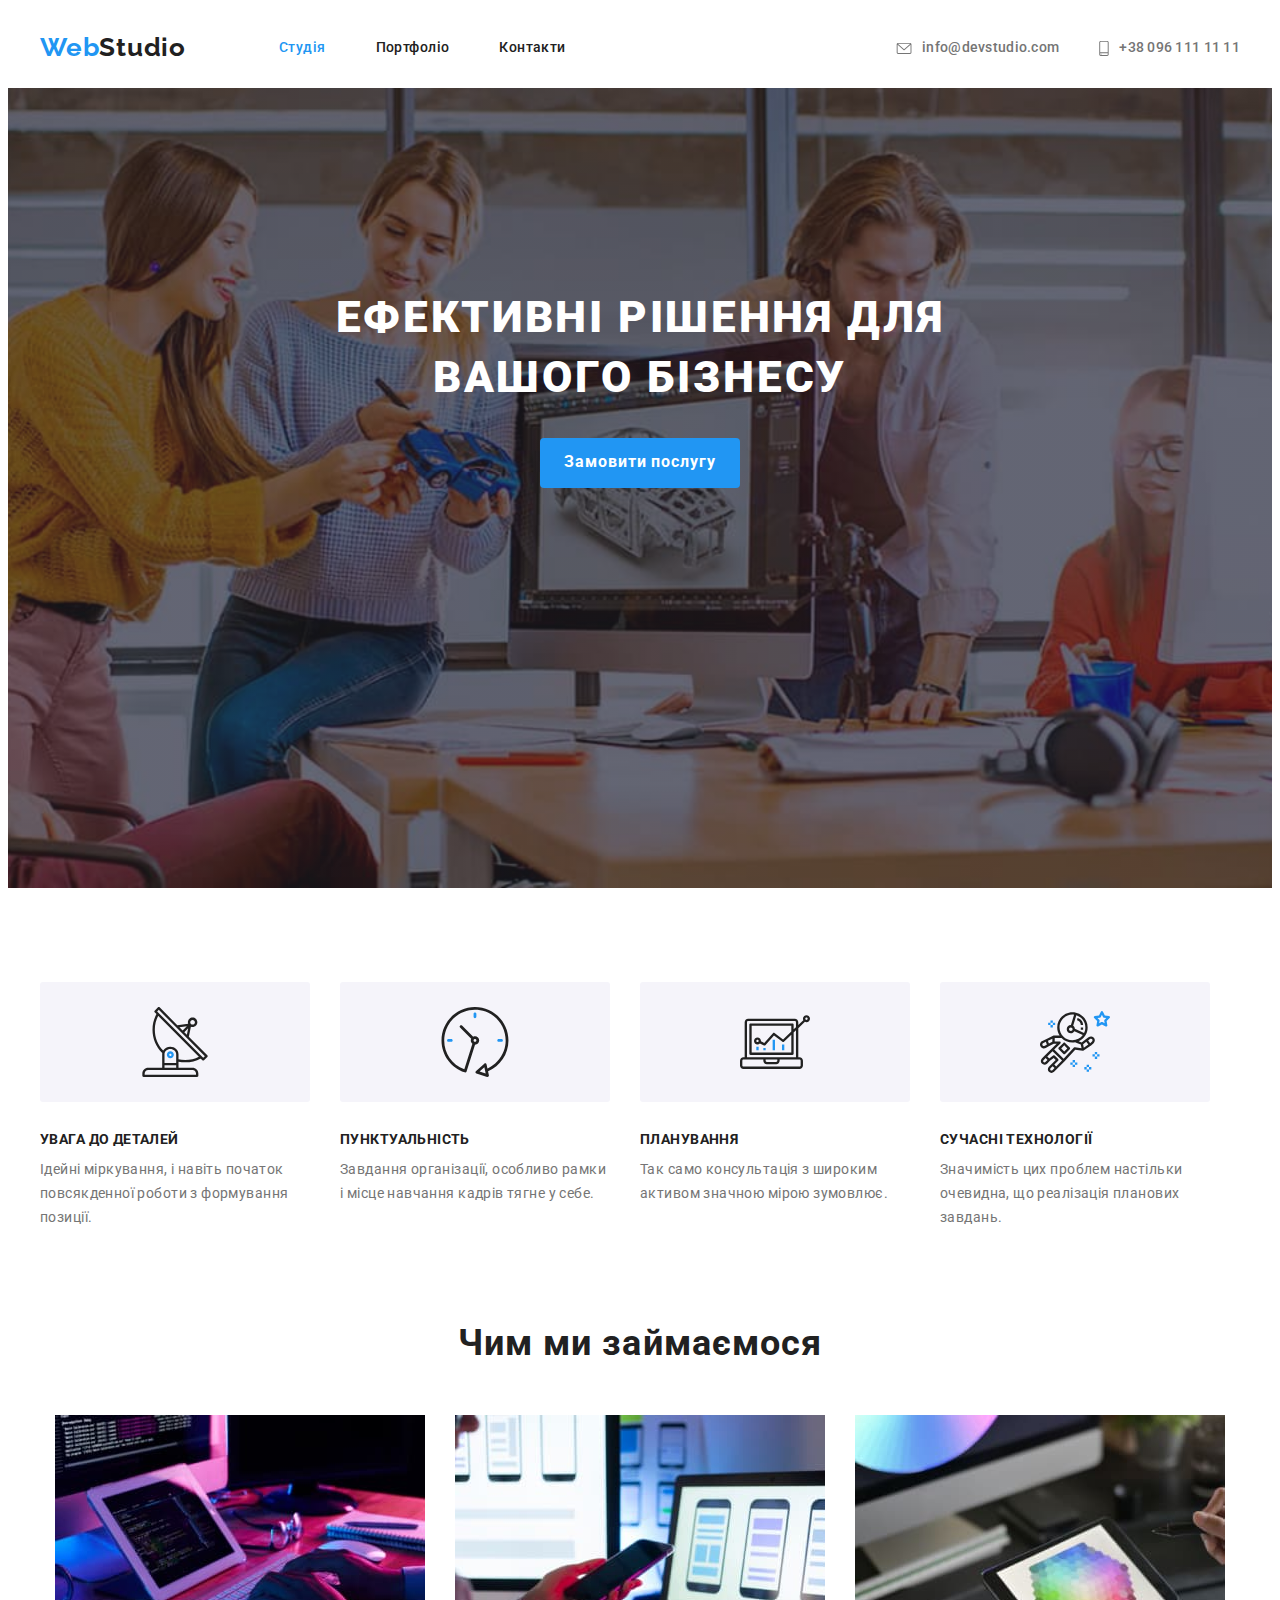
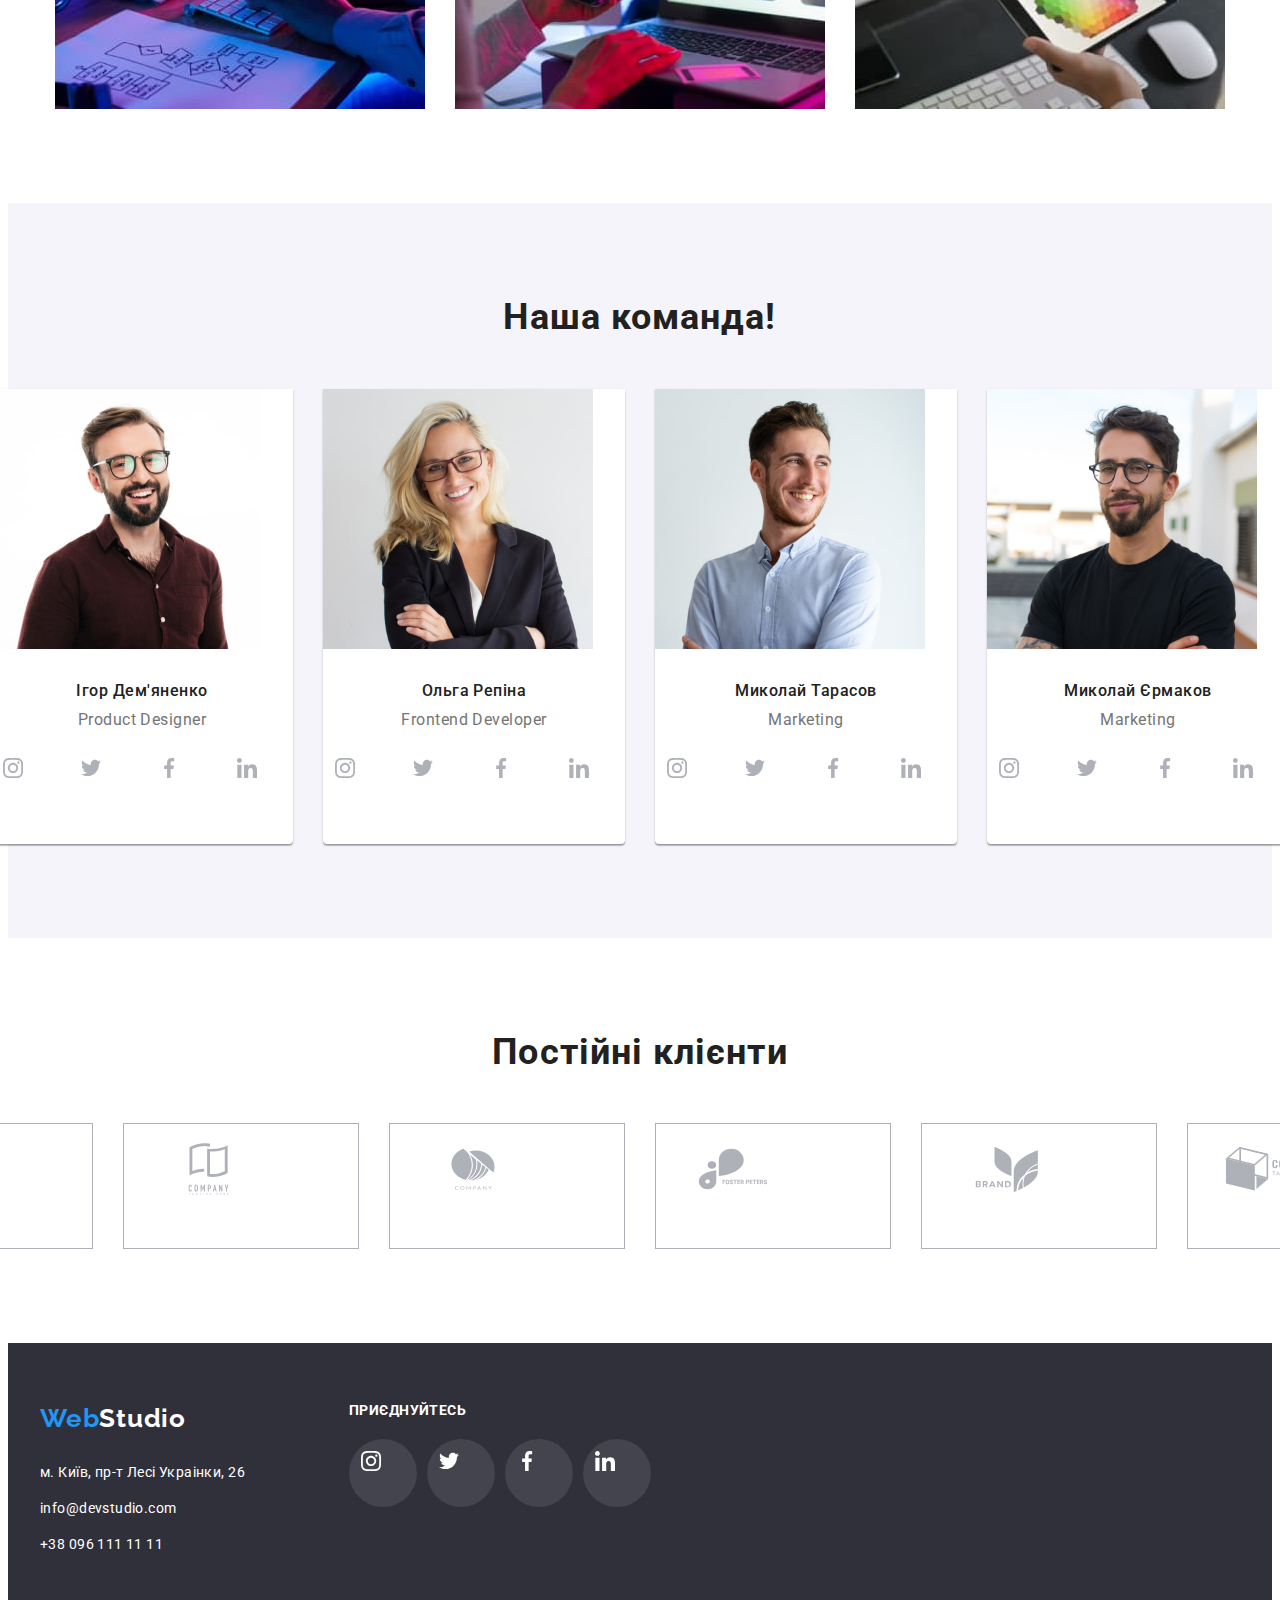
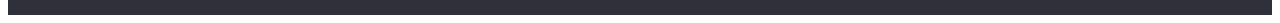
<file: index.html>
<!DOCTYPE html>
<html lang="uk">

<head>
  <meta charset="UTF-8" />
  <meta http-equiv="X-UA-Compatible" content="IE=edge" />
  <meta name="viewport" content="width=device-width, initial-scale=1.0" />
  <title>Document</title>
  <link href="https://fonts.googleapis.com/css2?family=Raleway:wght@700&family=Roboto:wght@400;500;700;900&display=swap"
    rel="stylesheet">
  <link rel="stylesheet" href="https://cdnjs.cloudflare.com/ajax/libs/modern-normalize/1.1.0/modern-normalize.min.css"
    integrity="sha512-wpPYUAdjBVSE4KJnH1VR1HeZfpl1ub8YT/NKx4PuQ5NmX2tKuGu6U/JRp5y+Y8XG2tV+wKQpNHVUX03MfMFn9Q=="
    crossorigin="anonymous" referrerpolicy="no-referrer" />
  <link rel="stylesheet" href="./css/styles.css" />
</head>

<body class="body">
  <header class="hdr">
    <div class="container">
      <nav class="navigation">
        <a href="./index.html" class="header-logo">Web<span class="header-logo-sp">Studio</span></a>
        <ul class="nav-list">
          <li class="nav-list-item"><a class="site-nav site-nav-act" href="./index.html">Студія</a></li>
          <li class="nav-list-item"><a class="site-nav" href="./portfolio.html">Портфоліо</a></li>
          <li class="nav-list-item"><a class="site-nav" href="#">Контакти</a></li>
        </ul>
      </nav>
      <ul class="address-list">
        <li class="address-list-item">
          <a href="mailto:info@devstudio.com" class="link-page-mail">
            <svg class="address-mail">
              <use href="./images/symbol-defs.svg#icon-mail"></use>
            </svg>
            info@devstudio.com
          </a>
        </li>
        <li class="address-list-item">

          <a href="tel:+380961111111" class="link-page-tel">
            <svg class="address-tel">
              <use href="./images/symbol-defs.svg#icon-smartphone"></use>
            </svg>
            +38 096 111 11 11
          </a>

        </li>
      </ul>
    </div>
  </header>
  <main>
    <!--Herro-->
    <section class="main-section">
      <div class="container">
        <h1 class="main-title">Ефективні рішення для вашого бізнесу</h1>
        <button class="main-button" type="button">Замовити послугу</button>
      </div>
    </section>
    <!--Особливості-->
    <section class="section features-section">
      <div class="container">
        <h2 class="visually-hidden">Особливості</h2>
        <ul class="features">
          <li class="features-item">
            <div class="features-thumb">
              <svg class="icon-thumb">
                <use href="./images/symbol-defs.svg#icon-antenna"></use>
              </svg>
            </div>
            <h3 class="features-title-h3">УВАГА ДО ДЕТАЛЕЙ</h3>
            <p class="features-text">
              Ідейні міркування, і навіть початок повсякденної роботи з
              формування позиції.
            </p>
          </li>
          <li class="features-item">
            <div class="features-thumb">
              <svg class="icon-thumb">
                <use href="./images/symbol-defs.svg#icon-clock"></use>
              </svg>
            </div>
            <h3 class="features-title-h3">ПУНКТУАЛЬНІСТЬ</h3>
            <p class="features-text">
              Завдання організації, особливо рамки і місце навчання кадрів тягне
              у себе.
            </p>
          </li>
          <li class="features-item">
            <div class="features-thumb">
              <svg class="icon-thumb">
                <use href="./images/symbol-defs.svg#icon-diagrama"></use>
              </svg>
            </div>
            <h3 class="features-title-h3">ПЛАНУВАННЯ</h3>
            <p class="features-text">
              Так само консультація з широким активом значною мірою зумовлює.
            </p>
          </li>
          <li class="features-item">
            <div class="features-thumb">
              <svg class="icon-thumb">
                <use href="./images/symbol-defs.svg#icon-astronaut"></use>
              </svg>
            </div>
            <h3 class="features-title-h3">СУЧАСНІ ТЕХНОЛОГІЇ</h3>
            <p class="features-text">
              Значимість цих проблем настільки очевидна, що реалізація планових
              завдань.
            </p>
          </li>
        </ul>
      </div>
    </section>
    <!--чим ми займаємося-->
    <section class="section work-section">
      <div class="container">
        <h2 class="work-h2">Чим ми займаємося</h2>
        <ul class="work-content">
          <li class="work-item">
            <img class="work-img" src="images/desktop.jpg" alt="робочий стіл" width="370" />
          </li>
          <li class="work-item">
            <img class="work-img" src="images/mobile.jpg" alt="телефони" width="370" />
          </li>
          <li class="work-item">
            <img class="work-img" src="images/tablet.jpg" alt="планшет" width="370" />
          </li>
        </ul>
      </div>
    </section>
    <!--Наша команда-->
    <section class="section section-about-team">
      <div class="container">
        <h2 class="team-title">Наша команда!</h2>
        <ul class="team">
          <li class="team-list">
            <img src="images/igordemyanenko.jpg" alt="виробничий дизайнер" width="270" />
            <h3 class="team-name">Ігор Дем'яненко</h3>
            <p class="text-team">Product Designer</p>
            <ul class="icons-list">
              <li class="icons-item">
                <a href="" class="icons-link">
                  <svg class="icon">
                    <use href="./images/symbol-defs.svg#icon-instagram"></use>
                  </svg>
                </a>
              </li>
              <li class="icons-item">
                <a href="" class="icons-link">
                  <svg class="icon">
                    <use href="./images/symbol-defs.svg#icon-twitter"></use>
                  </svg>
                </a>
              </li>
              <li class="icons-item">
                <a href="" class="icons-link">
                  <svg class="icon">
                    <use href="./images/symbol-defs.svg#icon-facebook"></use>
                  </svg>
                </a>
              </li>
              <li class="icons-item">
                <a href="" class="icons-link">
                  <svg class="icon">
                    <use href="./images/symbol-defs.svg#icon-linkedin"></use>
                  </svg>
                </a>
              </li>
            </ul>
          </li>
          <li class="team-list">
            <img src="images/olgarepina.jpg" alt="розробка интерфейсу" width="270" />
            <h3 class="team-name">Ольга Репіна</h3>
            <p class="text-team">Frontend Developer</p>
            <ul class="icons-list">
              <li class="icons-item">
                <a href="" class="icons-link">
                  <svg class="icon">
                    <use href="./images/symbol-defs.svg#icon-instagram"></use>
                  </svg>
                </a>
              </li>
              <li class="icons-item">
                <a href="" class="icons-link">
                  <svg class="icon">
                    <use href="./images/symbol-defs.svg#icon-twitter"></use>
                  </svg>
                </a>
              </li>
              <li class="icons-item">
                <a href="" class="icons-link">
                  <svg class="icon">
                    <use href="./images/symbol-defs.svg#icon-facebook"></use>
                  </svg>
                </a>
              </li>
              <li class="icons-item">
                <a href="" class="icons-link">
                  <svg class="icon">
                    <use href="./images/symbol-defs.svg#icon-linkedin"></use>
                  </svg>
                </a>
              </li>
            </ul>
          </li>
          <li class="team-list">
            <img src="images/mikolaytarasov.jpg" alt="маркетинг" width="270" />
            <h3 class="team-name">Миколай Тарасов</h3>
            <p class="text-team">Marketing</p>
            <ul class="icons-list">
              <li class="icons-item">
                <a href="" class="icons-link">
                  <svg class="icon">
                    <use href="./images/symbol-defs.svg#icon-instagram"></use>
                  </svg>
                </a>
              </li>
              <li class="icons-item">
                <a href="" class="icons-link">
                  <svg class="icon">
                    <use href="./images/symbol-defs.svg#icon-twitter"></use>
                  </svg>
                </a>
              </li>
              <li class="icons-item">
                <a href="" class="icons-link">
                  <svg class="icon">
                    <use href="./images/symbol-defs.svg#icon-facebook"></use>
                  </svg>
                </a>
              </li>
              <li class="icons-item">
                <a href="" class="icons-link">
                  <svg class="icon">
                    <use href="./images/symbol-defs.svg#icon-linkedin"></use>
                  </svg>
                </a>
              </li>
            </ul>
          </li>
          <li class="team-list">
            <img src="images/mikolayyermakov.jpg" alt="дизайнер интерфейсів" width="270" />
            <h3 class="team-name">Миколай Єрмаков</h3>
            <p class="text-team">Marketing</p>
            <ul class="icons-list">
              <li class="icons-item">
                <a href="" class="icons-link">
                  <svg class="icon">
                    <use href="./images/symbol-defs.svg#icon-instagram"></use>
                  </svg>
                </a>
              </li>
              <li class="icons-item">
                <a href="" class="icons-link">
                  <svg class="icon">
                    <use href="./images/symbol-defs.svg#icon-twitter"></use>
                  </svg>
                </a>
              </li>
              <li class="icons-item">
                <a href="" class="icons-link">
                  <svg class="icon">
                    <use href="./images/symbol-defs.svg#icon-facebook"></use>
                  </svg>
                </a>
              </li>
              <li class="icons-item">
                <a href="" class="icons-link">
                  <svg class="icon">
                    <use href="./images/symbol-defs.svg#icon-linkedin"></use>
                  </svg>
                </a>
              </li>
            </ul>
          </li>
        </ul>
      </div>
    </section>

    <section class="regular-customers">
      <div class="container">
        <h2 class="title-customers">Постійні клієнти</h2>
        <ul class="list-customers">
          <li class="list-item-customers">
            <a href="" class="link-customers">
              <svg class="logo-customers">
                <use href="./images/symbol-defs.svg#icon-logo-ya"></use>
              </svg>
            </a>
          </li>
          <li class="list-item-customers">
            <a href="" class="link-customers">
              <svg class="logo-customers">
                <use href="./images/symbol-defs.svg#icon-logo-company-here"></use>
              </svg>
            </a>
          </li>
          <li class="list-item-customers">
            <a href="" class="link-customers">
              <svg class="logo-customers">
                <use href="./images/symbol-defs.svg#icon-logo-company"></use>
              </svg>
            </a>
          </li>
          <li class="list-item-customers">
            <a href="" class="link-customers">
              <svg class="logo-customers">
                <use href="./images/symbol-defs.svg#icon-logo-foster"></use>
              </svg>
            </a>
          </li>
          <li class="list-item-customers">
            <a href="" class="link-customers">
              <svg class="logo-customers">
                <use href="./images/symbol-defs.svg#icon-logo-brand"></use>
              </svg>
            </a>
          </li>
          <li class="list-item-customers">
            <a href="" class="link-customers">
              <svg class="logo-customers">
                <use href="./images/symbol-defs.svg#icon-logo-compani-tag-line"></use>
              </svg>
            </a>
          </li>
        </ul>

      </div>

    </section>
  </main>
  <footer class="footer-section">
    <div class="container">
      <div class="address-block">
        <a href="./index.html" class="header-logo">Web<span class="header-logo-footer">Studio</span></a>
        <address class="address-ftr">
          <ul class="link-bottom footer-style">
            <li class="link-bottom-item"><a href="https://goo.gl/maps/CPtrU1FHBa2aNyZL9" class="site-nav"
                target="_blank" rel="noopener noreferrer nofollow">
                м. Київ, пр-т Лесі Украінки, 26</a>
            </li>
            <li class="link-bottom-item">
              <a href="mailto:info@devstudio.com" class="site-nav">info@devstudio.com</a>
            </li>
            <li class="link-bottom-item">
              <a href="tel:+380961111111" class="site-nav">+38 096 111 11 11</a>
            </li>
          </ul>
        </address>
      </div>
      <div class="footer-icons">
        <p class="footer-icons-title">приєднуйтесь</p>
        <ul class="footer-icons-list">
          <li class="icons-item">
            <a href="" class="icons-link">
              <svg class="icon">
                <use href="./images/symbol-defs.svg#icon-instagram"></use>
              </svg>
            </a>
          </li>
          <li class="icons-item">
            <a href="" class="icons-link">
              <svg class="icon">
                <use href="./images/symbol-defs.svg#icon-twitter"></use>
              </svg>
            </a>
          </li>
          <li class="icons-item">
            <a href="" class="icons-link">
              <svg class="icon">
                <use href="./images/symbol-defs.svg#icon-facebook"></use>
              </svg>
            </a>
          </li>
          <li class="icons-item">
            <a href="" class="icons-link">
              <svg class="icon">
                <use href="./images/symbol-defs.svg#icon-linkedin"></use>
              </svg>
            </a>
          </li>
        </ul>
      </div>
    </div>
  </footer>
</body>

</html>
</file>
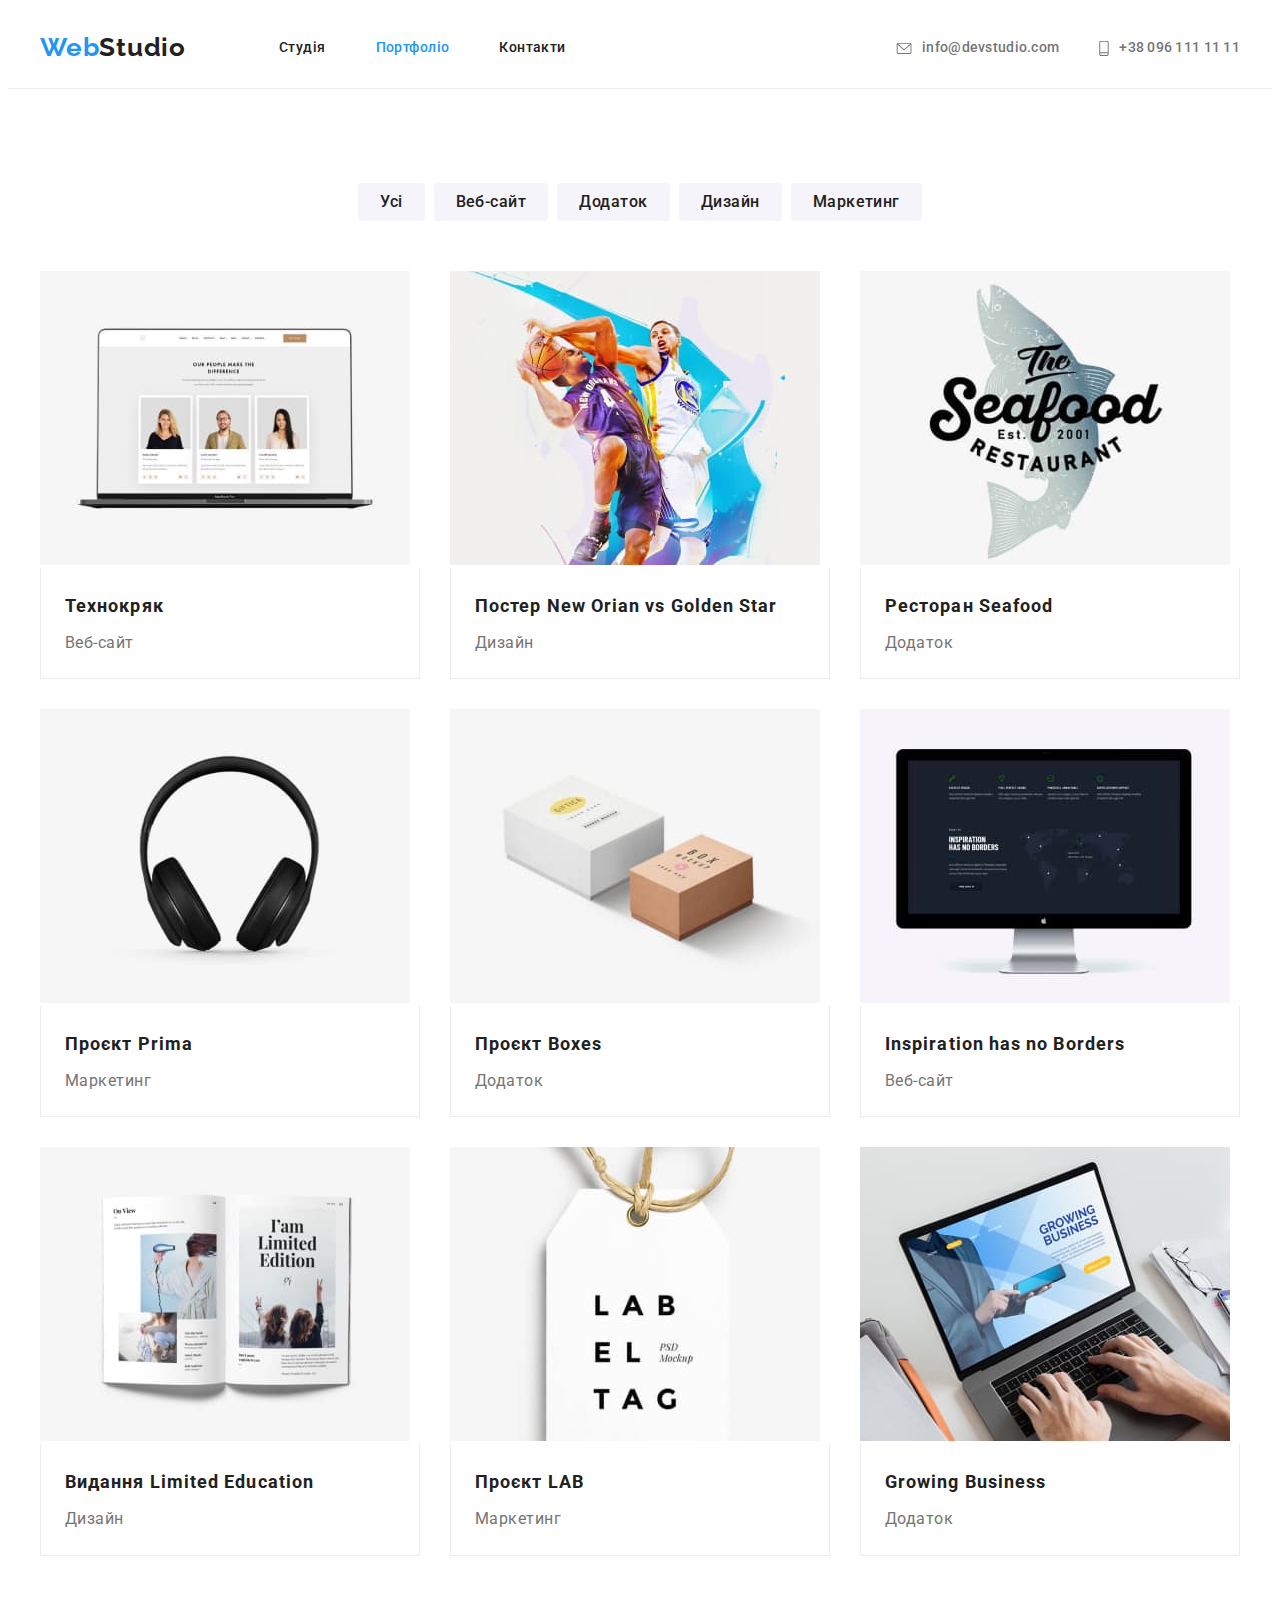
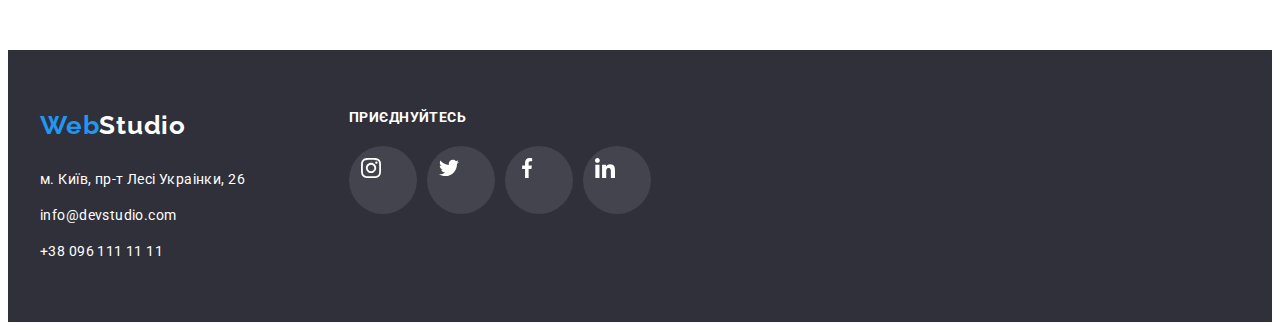
<file: portfolio.html>
<!DOCTYPE html>
<html lang="uk">

<head>
    <meta charset="UTF-8">
    <meta http-equiv="X-UA-Compatible" content="IE=edge">
    <meta name="viewport" content="width=device-width, initial-scale=1.0">
    <title>Document</title>
    <link
        href="https://fonts.googleapis.com/css2?family=Raleway:wght@700&family=Roboto:wght@400;500;700;900&display=swap"
        rel="stylesheet">
    <link rel="stylesheet" href="https://cdnjs.cloudflare.com/ajax/libs/modern-normalize/1.1.0/modern-normalize.min.css"
        integrity="sha512-wpPYUAdjBVSE4KJnH1VR1HeZfpl1ub8YT/NKx4PuQ5NmX2tKuGu6U/JRp5y+Y8XG2tV+wKQpNHVUX03MfMFn9Q=="
        crossorigin="anonymous" referrerpolicy="no-referrer" />
    <link rel="stylesheet" href="./css/styles.css">
</head>
<!--Портфолио-->

<body class="content-body">
    <header class="hdr bottom-line">
        <div class="container">
            <nav class="navigation">
                <a href="./index.html" class="header-logo">Web<span class="header-logo-sp">Studio</span></a>
                <ul class="nav-list">
                    <li class="nav-list-item"><a class="site-nav" href="./index.html">Студія</a></li>
                    <li class="nav-list-item"><a class="site-nav site-nav-act" href="./portfolio.html">Портфоліо</a>
                    </li>
                    <li class="nav-list-item"><a class="site-nav" href="#">Контакти</a></li>
                </ul>
            </nav>
            <!-- Посилання на тел.номер-->
            <ul class="address-list">
                <li class="address-list-item">
                    <a href="mailto:info@devstudio.com" class="link-page-mail">
                        <svg class="address-mail">
                            <use href="./images/symbol-defs.svg#icon-mail"></use>
                        </svg>
                        info@devstudio.com
                    </a>
                </li>
                <li class="address-list-item">

                    <a href="tel:+380961111111" class="link-page-tel">
                        <svg class="address-tel">
                            <use href="./images/symbol-defs.svg#icon-smartphone"></use>
                        </svg>
                        +38 096 111 11 11
                    </a>

                </li>
            </ul>
        </div>
    </header>
    <!--Projects-->
    <main>
        <section class="section">
            <div class="container">
                <h1 class="visually-hidden">about work</h1>
                <ul class="list-btn">
                    <li class="list-btn-item"><button type="button" class="button-filtr">Усі</button></li>
                    <li class="list-btn-item"><button type="button" class="button-filtr">Веб-сайт</button></li>
                    <li class="list-btn-item"><button type="button" class="button-filtr">Додаток</button></li>
                    <li class="list-btn-item"><button type="button" class="button-filtr">Дизайн</button></li>
                    <li class="list-btn-item"><button type="button" class="button-filtr">Маркетинг</button></li>
                </ul>
                <ul class="page-styles">
                    <li class="page-wrap">
                        <a href="" class="page-wrap-link">
                            <img src="images/img-tehnokr.jpg" alt="технокр" class="img-block" width="370">
                            <div class="titles">
                                <h2 class="title-block">Технокряк</h2>
                                <p class="text-block">Веб-сайт</p>
                            </div>
                        </a>

                    </li>
                    <li class="page-wrap">
                        <a href="" class="page-wrap-link">
                            <img src="images/img-basket.jpg" alt="корзина" class="img-block" width="370">
                            <div class="titles">
                                <h2 class="title-block">Постер New Orian vs Golden Star</h2>
                                <p class="text-block">Дизайн</p>
                            </div>
                        </a>

                    </li>
                    <li class="page-wrap">
                        <a href="" class="page-wrap-link">
                            <img src="images/img-seafood.jpg" alt="рибний ресторан" class="img-block" width="370">
                            <div class="titles">
                                <h2 class="title-block">Ресторан Seafood</h2>
                                <p class="text-block">Додаток</p>
                            </div>
                        </a>

                    </li>
                    <li class="page-wrap">
                        <a href="" class="page-wrap-link">
                            <img src="images/img-earphones.jpg" alt="навушники" class="img-block" width="370">
                            <div class="titles">
                                <h2 class="title-block">Проєкт Prima</h2>
                                <p class="text-block">Маркетинг</p>
                            </div>
                        </a>

                    </li>
                    <li class="page-wrap">
                        <a href="" class="page-wrap-link">
                            <img src="images/img-box.jpg" alt="коробки" class="img-block" width="370">
                            <div class="titles">
                                <h2 class="title-block">Проєкт Boxes</h2>
                                <p class="text-block">Додаток</p>
                            </div>
                        </a>
                    </li>
                    <li class="page-wrap">
                        <a href="" class="page-wrap-link">
                            <img src="images/img-monitor.jpg" alt="екран" class="img-block" width="370">
                            <div class="titles">
                                <h2 class="title-block">Inspiration has no Borders</h2>
                                <p class="text-block">Веб-сайт</p>
                            </div>
                        </a>
                    </li>
                    <li class="page-wrap">
                        <a href="" class="page-wrap-link">
                            <img src="images/img-magazine.jpg" alt="журнал" class="img-block" width="370">
                            <div class="titles">
                                <h2 class="title-block">Видання Limited Education</h2>
                                <p class="text-block">Дизайн</p>
                            </div>
                        </a>

                    </li>
                    <li class="page-wrap">
                        <a href="" class="page-wrap-link">
                            <img src="images/img-label.jpg" alt="етикетка" class="img-block" width="370">
                            <div class="titles">
                                <h2 class="title-block">Проєкт LAB</h2>
                                <p class="text-block">Маркетинг</p>
                            </div>
                        </a>

                    </li>
                    <li class="page-wrap">
                        <a href="" class="page-wrap-link">
                            <img src="images/img-business.jpg" alt="бизнес" class="img-block" width="370">
                            <div class="titles">
                                <h2 class="title-block">Growing Business</h2>
                                <p class="text-block">Додаток</p>
                            </div>
                        </a>

                    </li>
                </ul>
            </div>
        </section>

    </main>
    <footer class="footer-section">
        <div class="container">
            <div class="address-block">
                <a href="./index.html" class="header-logo">Web<span class="header-logo-footer">Studio</span></a>
                <address class="address-ftr">
                    <ul class="link-bottom footer-style">
                        <li class="link-bottom-item"><a href="https://goo.gl/maps/CPtrU1FHBa2aNyZL9" class="site-nav"
                                target="_blank" rel="noopener noreferrer nofollow">
                                м. Київ, пр-т Лесі Украінки, 26</a>
                        </li>
                        <li class="link-bottom-item">
                            <a href="mailto:info@devstudio.com" class="site-nav">info@devstudio.com</a>
                        </li>
                        <li class="link-bottom-item">
                            <a href="tel:+380961111111" class="site-nav">+38 096 111 11 11</a>
                        </li>
                    </ul>
                </address>
            </div>
            <div class="footer-icons">
                <p class="footer-icons-title">приєднуйтесь</p>
                <ul class="footer-icons-list">
                    <li class="icons-item">
                        <a href="" class="icons-link">
                            <svg class="icon">
                                <use href="./images/symbol-defs.svg#icon-instagram"></use>
                            </svg>
                        </a>
                    </li>
                    <li class="icons-item">
                        <a href="" class="icons-link">
                            <svg class="icon">
                                <use href="./images/symbol-defs.svg#icon-twitter"></use>
                            </svg>
                        </a>
                    </li>
                    <li class="icons-item">
                        <a href="" class="icons-link">
                            <svg class="icon">
                                <use href="./images/symbol-defs.svg#icon-facebook"></use>
                            </svg>
                        </a>
                    </li>
                    <li class="icons-item">
                        <a href="" class="icons-link">
                            <svg class="icon">
                                <use href="./images/symbol-defs.svg#icon-linkedin"></use>
                            </svg>
                        </a>
                    </li>
                </ul>
            </div>
        </div>
    </footer>



</body>

</html>
</file>
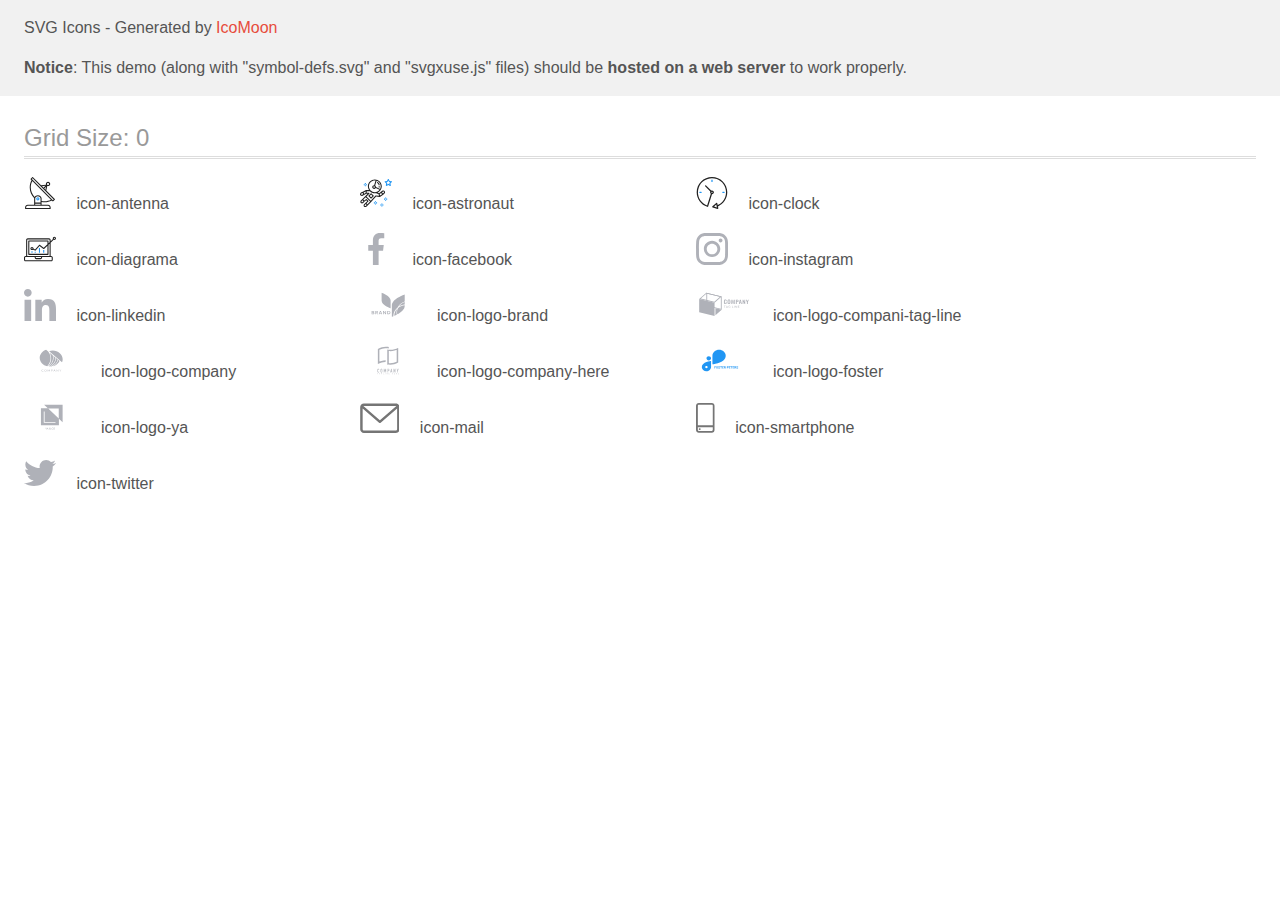
<file: images/icomoon.svg/demo-external-svg.html>
<!doctype html>
<html>
<head>
    <title>IcoMoon - SVG Icons</title>
    <meta charset="utf-8">
    <meta name="viewport" content="width=device-width, initial-scale=1">
    <link rel="stylesheet" href="demo-files/demo.css">
    <link rel="stylesheet" href="style.css">
</head>
<body>
<header class="bgc1 clearfix">
<div class="mhl">
    <p>SVG Icons - Generated by <a href="https://icomoon.io/app">IcoMoon</a></p><p><strong>Notice</strong>: This demo (along with "symbol-defs.svg" and "svgxuse.js" files) should be <b>hosted on a web server</b> to work properly.</p>
</div>
</header>
    <div class="clearfix mhl ptl">
        <h1 class="mvm mtn fgc1">Grid Size: 0</h1>
        <div class="glyph fs1">
            <div class="clearfix pbs">
                <svg class="icon icon-antenna"><use xlink:href="symbol-defs.svg#icon-antenna"></use></svg><span class="name"> icon-antenna</span>
            </div>
        </div>
        <div class="glyph fs1">
            <div class="clearfix pbs">
                <svg class="icon icon-astronaut"><use xlink:href="symbol-defs.svg#icon-astronaut"></use></svg><span class="name"> icon-astronaut</span>
            </div>
        </div>
        <div class="glyph fs1">
            <div class="clearfix pbs">
                <svg class="icon icon-clock"><use xlink:href="symbol-defs.svg#icon-clock"></use></svg><span class="name"> icon-clock</span>
            </div>
        </div>
        <div class="glyph fs1">
            <div class="clearfix pbs">
                <svg class="icon icon-diagrama"><use xlink:href="symbol-defs.svg#icon-diagrama"></use></svg><span class="name"> icon-diagrama</span>
            </div>
        </div>
        <div class="glyph fs1">
            <div class="clearfix pbs">
                <svg class="icon icon-facebook"><use xlink:href="symbol-defs.svg#icon-facebook"></use></svg><span class="name"> icon-facebook</span>
            </div>
        </div>
        <div class="glyph fs1">
            <div class="clearfix pbs">
                <svg class="icon icon-instagram"><use xlink:href="symbol-defs.svg#icon-instagram"></use></svg><span class="name"> icon-instagram</span>
            </div>
        </div>
        <div class="glyph fs1">
            <div class="clearfix pbs">
                <svg class="icon icon-linkedin"><use xlink:href="symbol-defs.svg#icon-linkedin"></use></svg><span class="name"> icon-linkedin</span>
            </div>
        </div>
        <div class="glyph fs1">
            <div class="clearfix pbs">
                <svg class="icon icon-logo-brand"><use xlink:href="symbol-defs.svg#icon-logo-brand"></use></svg><span class="name"> icon-logo-brand</span>
            </div>
        </div>
        <div class="glyph fs1">
            <div class="clearfix pbs">
                <svg class="icon icon-logo-compani-tag-line"><use xlink:href="symbol-defs.svg#icon-logo-compani-tag-line"></use></svg><span class="name"> icon-logo-compani-tag-line</span>
            </div>
        </div>
        <div class="glyph fs1">
            <div class="clearfix pbs">
                <svg class="icon icon-logo-company"><use xlink:href="symbol-defs.svg#icon-logo-company"></use></svg><span class="name"> icon-logo-company</span>
            </div>
        </div>
        <div class="glyph fs1">
            <div class="clearfix pbs">
                <svg class="icon icon-logo-company-here"><use xlink:href="symbol-defs.svg#icon-logo-company-here"></use></svg><span class="name"> icon-logo-company-here</span>
            </div>
        </div>
        <div class="glyph fs1">
            <div class="clearfix pbs">
                <svg class="icon icon-logo-foster"><use xlink:href="symbol-defs.svg#icon-logo-foster"></use></svg><span class="name"> icon-logo-foster</span>
            </div>
        </div>
        <div class="glyph fs1">
            <div class="clearfix pbs">
                <svg class="icon icon-logo-ya"><use xlink:href="symbol-defs.svg#icon-logo-ya"></use></svg><span class="name"> icon-logo-ya</span>
            </div>
        </div>
        <div class="glyph fs1">
            <div class="clearfix pbs">
                <svg class="icon icon-mail"><use xlink:href="symbol-defs.svg#icon-mail"></use></svg><span class="name"> icon-mail</span>
            </div>
        </div>
        <div class="glyph fs1">
            <div class="clearfix pbs">
                <svg class="icon icon-smartphone"><use xlink:href="symbol-defs.svg#icon-smartphone"></use></svg><span class="name"> icon-smartphone</span>
            </div>
        </div>
        <div class="glyph fs1">
            <div class="clearfix pbs">
                <svg class="icon icon-twitter"><use xlink:href="symbol-defs.svg#icon-twitter"></use></svg><span class="name"> icon-twitter</span>
            </div>
        </div>
  </div>
<script defer src="svgxuse.js"></script>
</body>
</html>
</file>
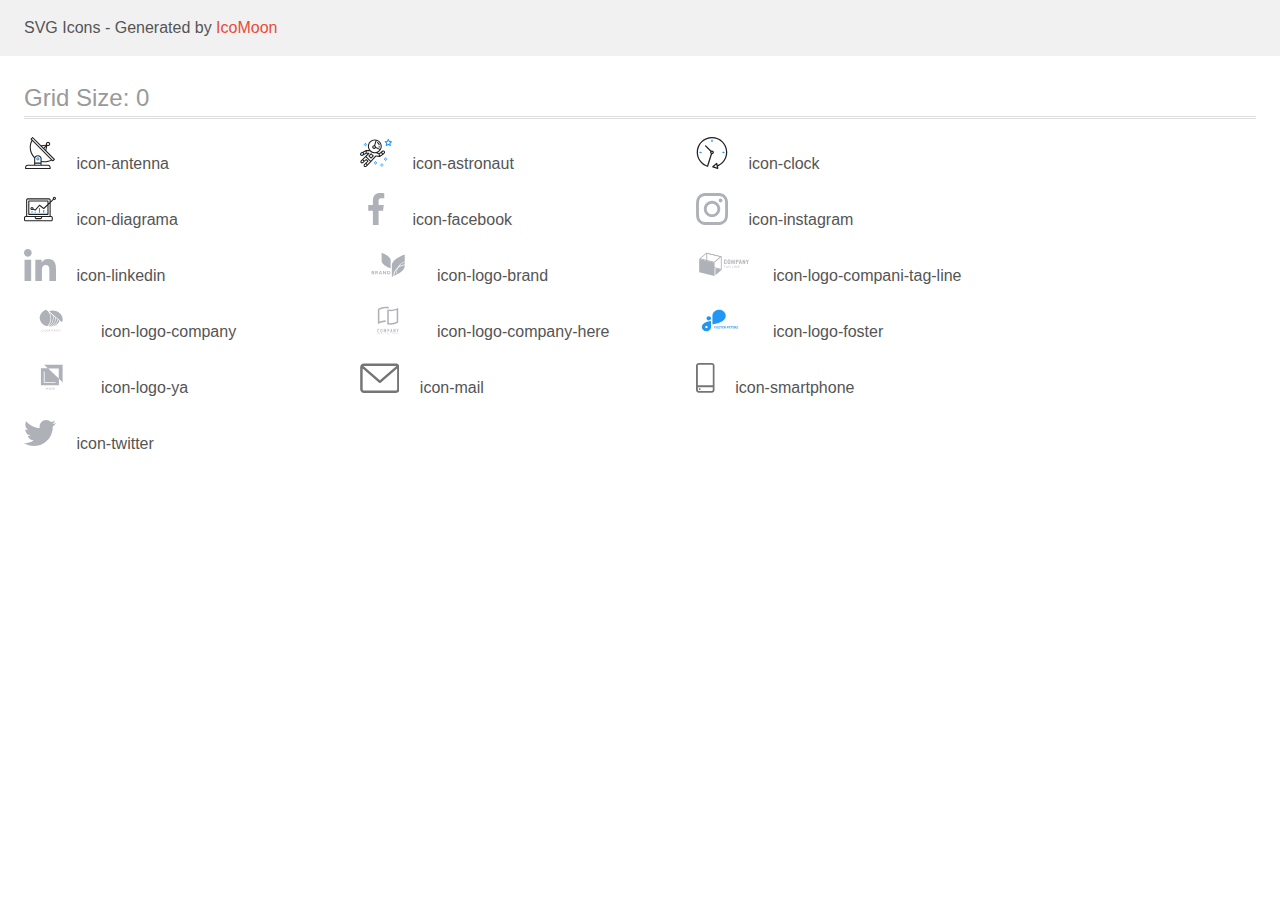
<file: images/icomoon.svg/demo.html>
<!doctype html>
<html>
<head>
    <title>IcoMoon - SVG Icons</title>
    <meta charset="utf-8">
    <meta name="viewport" content="width=device-width, initial-scale=1">
    <link rel="stylesheet" href="demo-files/demo.css">
    <link rel="stylesheet" href="style.css">
</head>
<body>
<svg aria-hidden="true" style="position: absolute; width: 0; height: 0; overflow: hidden;" version="1.1" xmlns="http://www.w3.org/2000/svg" xmlns:xlink="http://www.w3.org/1999/xlink">
<defs>
<symbol id="icon-antenna" viewBox="0 0 32 32">
<path fill="#212121" style="fill: var(--color1, #212121)" d="M30.773 22.098l-8.443-8.505 0.937-4.616c0.225 0.090 0.485 0.144 0.758 0.146h0.007c0.008 0 0.017 0 0.026 0 1.192 0 2.159-0.967 2.159-2.159s-0.967-2.159-2.159-2.159c-1.192 0-2.159 0.967-2.159 2.159 0 0.259 0.046 0.508 0.13 0.739l-0.005-0.015-4.96 0.606-8.091-8.133c-0.096-0.098-0.229-0.159-0.376-0.16h-0c-0.14 0.001-0.274 0.057-0.373 0.155l-1.512 1.504c-0.096 0.097-0.156 0.23-0.156 0.377s0.060 0.281 0.156 0.377v0l0.814 0.825c-1.143 2.062-1.816 4.522-1.816 7.139 0 4.106 1.656 7.824 4.336 10.525l-0.001-0.001c0.043 0.041 0.092 0.074 0.146 0.097-0.032 0.164-0.051 0.353-0.052 0.546v6.188h-6.4c-1.472 0.001-2.666 1.194-2.667 2.666v1.067c0 0.295 0.239 0.534 0.534 0.534h24.534c0.294 0 0.533-0.239 0.533-0.534v-1.067c-0.002-1.472-1.195-2.665-2.666-2.666h-6.4v-2.742c1.003 0.21 2.024 0.317 3.049 0.32 2.58-0.003 5.005-0.663 7.117-1.822l-0.077 0.039 0.818 0.823c0.099 0.101 0.235 0.159 0.376 0.16 0.14-0.001 0.274-0.057 0.373-0.155l1.512-1.504c0.096-0.097 0.156-0.23 0.156-0.377s-0.060-0.281-0.156-0.377v0zM23.28 6.233c0.193-0.192 0.459-0.31 0.752-0.31 0.589 0 1.067 0.478 1.067 1.066s-0.477 1.066-1.067 1.066c-0 0-0 0-0 0h-0.004c-0.587-0.003-1.061-0.479-1.061-1.066 0-0.295 0.12-0.563 0.314-0.756l0-0h-0.002zM22.024 9.737l-0.598 2.946-1.175-1.183 1.774-1.763zM21.419 8.835l-1.92 1.909-1.486-1.493 3.406-0.416zM24.004 28.8c0.884 0 1.6 0.716 1.6 1.6v0 0.534h-23.466v-0.534c0-0.884 0.716-1.6 1.6-1.6v0h20.267zM16.538 26.666v1.067h-5.334v-1.067h5.334zM11.204 25.6v-4.053c0-1.294 1.196-2.346 2.667-2.346s2.667 1.053 2.667 2.346v4.053h-5.334zM17.604 23.904v-2.357c0-1.882-1.675-3.413-3.733-3.413-0.017-0-0.038-0-0.058-0-1.353 0-2.54 0.707-3.213 1.771l-0.009 0.016c-2.36-2.482-3.812-5.846-3.812-9.55 0-2.314 0.567-4.496 1.569-6.414l-0.036 0.077 18.602 18.709c-1.823 0.947-3.979 1.502-6.266 1.502-1.079 0-2.128-0.124-3.136-0.357l0.093 0.018zM28.893 23.22l-21.057-21.181 0.754-0.752 7.935 7.98c0.004 0 0.006 0.007 0.010 0.010l13.114 13.191-0.757 0.752z"></path>
<path fill="#2196f3" style="fill: var(--color2, #2196f3)" d="M13.876 20.267h-0.005c-0.001 0-0.002 0-0.002 0-0.884 0-1.6 0.716-1.6 1.6s0.715 1.599 1.597 1.6h0.005c0.001 0 0.001 0 0.002 0 0.884 0 1.6-0.716 1.6-1.6s-0.715-1.599-1.598-1.6h-0zM14.249 22.245c-0.096 0.096-0.229 0.155-0.376 0.155-0.295 0-0.534-0.239-0.534-0.534s0.238-0.533 0.532-0.533h0c0.293 0.001 0.531 0.239 0.531 0.533 0 0.148-0.060 0.282-0.157 0.378l-0 0h0.005z"></path>
</symbol>
<symbol id="icon-astronaut" viewBox="0 0 32 32">
<path fill="#2196f3" style="fill: var(--color2, #2196f3)" d="M31.974 4.524c-0.064-0.191-0.227-0.332-0.427-0.362l-0.003-0-1.911-0.278-0.855-1.731c-0.179-0.365-0.777-0.365-0.956 0l-0.855 1.731-1.911 0.278c-0.26 0.039-0.457 0.26-0.457 0.528 0 0.15 0.062 0.285 0.161 0.382l1.383 1.348-0.326 1.903c-0.034 0.2 0.048 0.402 0.212 0.522 0.166 0.12 0.383 0.135 0.562 0.040l1.709-0.899 1.709 0.899c0.072 0.038 0.157 0.061 0.247 0.061 0.295 0 0.534-0.239 0.534-0.534 0-0.031-0.003-0.062-0.008-0.092l0 0.003-0.326-1.903 1.383-1.348c0.099-0.097 0.161-0.233 0.161-0.382 0-0.059-0.009-0.115-0.027-0.168l0.001 0.004zM29.511 5.851c-0.126 0.122-0.183 0.299-0.153 0.472l0.191 1.114-1-0.526c-0.072-0.039-0.158-0.062-0.249-0.062s-0.177 0.023-0.252 0.063l0.003-0.001-1 0.526 0.191-1.114c0.005-0.027 0.008-0.059 0.008-0.091 0-0.149-0.061-0.285-0.16-0.381l-0-0-0.811-0.79 1.119-0.162c0.174-0.025 0.324-0.134 0.402-0.292l0.5-1.013 0.5 1.013c0.078 0.158 0.228 0.267 0.402 0.292l1.119 0.162-0.809 0.79zM26.134 20.522h-1.067v1.067h1.067v-1.067zM26.134 22.656h-1.067v1.066h1.067v-1.066zM27.2 21.589h-1.067v1.067h1.067v-1.067zM25.067 21.589h-1.067v1.067h1.067v-1.067zM22.4 26.389h-1.067v1.067h1.067v-1.067zM22.4 28.523h-1.067v1.067h1.067v-1.067zM23.467 27.456h-1.067v1.067h1.067v-1.067zM21.334 27.456h-1.067v1.067h1.067v-1.067zM16 24.256h-1.066v1.067h1.066v-1.067zM16 26.389h-1.066v1.067h1.066v-1.067zM17.067 25.322h-1.067v1.067h1.067v-1.067zM14.934 25.322h-1.067v1.067h1.067v-1.067zM5.867 6.122h-1.066v1.066h1.066v-1.066zM5.867 8.256h-1.066v1.066h1.066v-1.066zM6.933 7.189h-1.067v1.067h1.066v-1.067zM4.8 7.189h-1.067v1.067h1.067v-1.067z"></path>
<path fill="#212121" style="fill: var(--color1, #212121)" d="M24.715 14.16c-0.28-0.376-0.698-0.636-1.179-0.703l-0.009-0.001c-0.076-0.012-0.164-0.018-0.254-0.018-0.411 0-0.789 0.139-1.090 0.373l0.004-0.003-1.253 0.96-1.898 1.417-1.358-0.541c2.421-1.086 4.113-3.508 4.113-6.32 0-3.823-3.122-6.934-6.961-6.934s-6.961 3.11-6.961 6.934c0 1.386 0.415 2.674 1.12 3.759l-2.768-0.024c-0.009 0-0.016 0.005-0.023 0.005-0.057 0.003-0.11 0.014-0.159 0.033l0.004-0.001c-0.013 0.005-0.026 0.007-0.038 0.013-0.006 0.003-0.013 0.003-0.019 0.006l-3.233 1.596c-0 0-0.001 0-0.001 0.001l-1.893 0.91c-0.024 0.011-0.045 0.023-0.065 0.036l0.001-0.001c-0.482 0.324-0.795 0.867-0.795 1.483 0 0.297 0.073 0.577 0.201 0.823l-0.005-0.010c0.22 0.424 0.592 0.742 1.043 0.885l0.013 0.003c0.161 0.053 0.345 0.083 0.537 0.083 0.308 0 0.598-0.078 0.851-0.216l-0.009 0.005 1.388-0.738 2.264-1.169 1.357-0.008-5.442 5.415c0 0.001-0.001 0.001-0.001 0.001l-1.339 1.333c-0.303 0.299-0.491 0.714-0.491 1.173 0 0.002 0 0.003 0 0.005v-0c0.002 0.919 0.748 1.664 1.667 1.664 0.001 0 0.002 0 0.002 0h-0c0.428 0 0.854-0.162 1.18-0.485l1.314-1.309 1.741-1.3 0.901 0.897-3.102 3.088c-0.303 0.299-0.491 0.714-0.491 1.173 0 0.001 0 0.003 0 0.004v-0c0 0.445 0.174 0.864 0.49 1.179 0.302 0.3 0.717 0.485 1.176 0.485 0.001 0 0.002 0 0.003 0h-0c0.427 0 0.855-0.162 1.18-0.485l4.488-4.472c0.007-0.006 0.016-0.009 0.022-0.016l5.166-5.658 3.471 0.494c0.025 0.004 0.050 0.006 0.075 0.006 0.064 0 0.127-0.016 0.187-0.038 0.017-0.006 0.032-0.015 0.049-0.023 0.019-0.010 0.039-0.015 0.058-0.027l3.213-2.133c0.012-0.008 0.018-0.021 0.029-0.030 0.013-0.010 0.029-0.014 0.041-0.026l1.271-1.191c0.348-0.326 0.564-0.787 0.564-1.3 0-0.4-0.132-0.769-0.355-1.066l0.003 0.005zM2.13 17.77c-0.098 0.054-0.215 0.086-0.34 0.086-0.078 0-0.153-0.013-0.224-0.036l0.005 0.001c-0.294-0.093-0.504-0.364-0.504-0.683 0-0.235 0.114-0.444 0.289-0.575l0.002-0.001 1.314-0.632 0.316 0.924 0.133 0.389-0.992 0.527zM5.627 15.942l-1.548 0.8-0.255-0.746-0.184-0.537 2.027-1.001-0.040 1.484zM20.727 9.322c0 0.918-0.219 1.785-0.599 2.56l-4.181-1.899c-0.044-0.575-0.342-1.072-0.782-1.384l-0.006-0.004 1.464-4.861c2.377 0.757 4.104 2.975 4.104 5.588zM8.938 9.322c0-3.235 2.644-5.867 5.894-5.867 0.253 0 0.5 0.022 0.745 0.053l-1.432 4.753c-0.019 0-0.037-0.006-0.057-0.006-0 0-0.001 0-0.001 0-1.032 0-1.869 0.835-1.872 1.867v0c0.003 1.031 0.84 1.867 1.872 1.867 0 0 0 0 0.001 0h-0c0.695 0 1.295-0.383 1.618-0.944l3.863 1.755c-1.075 1.447-2.795 2.39-4.737 2.39-3.25 0-5.894-2.632-5.894-5.867zM14.895 10.122c0 0.441-0.362 0.8-0.806 0.8-0 0-0.001 0-0.001 0-0.443 0-0.802-0.358-0.804-0.8v-0c0-0.441 0.361-0.8 0.806-0.8s0.806 0.359 0.806 0.8zM2.464 25.146c-0.11 0.109-0.261 0.176-0.428 0.176s-0.317-0.067-0.427-0.175l0 0c-0.109-0.108-0.176-0.257-0.176-0.422s0.067-0.314 0.176-0.422l0-0 0.962-0.959 0.852 0.848-0.959 0.954zM5.678 28.88c-0.11 0.109-0.261 0.176-0.428 0.176s-0.317-0.067-0.427-0.175l0 0c-0.109-0.108-0.176-0.257-0.176-0.422s0.067-0.314 0.176-0.422l0-0 0.963-0.959 0.852 0.848-0.96 0.955zM9.16 25.411l-0.001 0.001-1.765 1.76-0.852-0.848 1.765-1.757c0.040-0.040 0.065-0.088 0.090-0.136 0.007-0.014 0.020-0.026 0.026-0.040 0.016-0.041 0.019-0.085 0.026-0.128 0.003-0.025 0.014-0.048 0.014-0.073 0-0.035-0.013-0.070-0.020-0.105-0.006-0.032-0.006-0.064-0.019-0.096-0.025-0.053-0.055-0.098-0.092-0.138l0 0c-0.010-0.012-0.014-0.026-0.025-0.038h-0.001s0-0.001-0.001-0.002l-1.607-1.6c-0.017-0.017-0.039-0.024-0.058-0.038-0.025-0.021-0.054-0.040-0.084-0.056l-0.003-0.001c-0.026-0.012-0.058-0.023-0.090-0.031l-0.003-0.001c-0.030-0.009-0.065-0.017-0.101-0.020l-0.002-0c-0.007-0-0.015-0-0.023-0-0.026 0-0.051 0.002-0.075 0.005l0.003-0c-0.036 0.005-0.069 0.009-0.104 0.021s-0.064 0.027-0.094 0.045c-0.020 0.011-0.043 0.015-0.061 0.029l-1.774 1.324-0.901-0.897 2.399-2.386 4.36 4.289-0.928 0.919zM15.979 18.394c-0.016-0.002-0.030 0.004-0.046 0.003-0.008-0-0.017-0.001-0.027-0.001-0.031 0-0.062 0.003-0.092 0.008l0.003-0c-0.070 0.011-0.132 0.035-0.187 0.070l0.002-0.001c-0.030 0.018-0.057 0.037-0.083 0.061-0.013 0.011-0.028 0.016-0.040 0.029l-4.698 5.146-4.328-4.256 2.833-2.818c0.096-0.097 0.156-0.23 0.156-0.377 0-0.295-0.239-0.534-0.534-0.534-0.001 0-0.001 0-0.002 0h0l-2.219 0.013 0.028-1.607 3.104 0.027c1.264 1.297 3.027 2.101 4.978 2.101 0.001 0 0.002 0 0.003 0h-0c0.438 0 0.864-0.046 1.28-0.122 0.040 0.032 0.080 0.064 0.129 0.085l2.41 0.96 0.152 0.758 0.178 0.886-3.003-0.427zM20.020 18.572l-0.313-1.558 1.446-1.080 0.946 1.257-2.080 1.381zM23.773 15.741l-0.837 0.785-0.931-1.236 0.831-0.637c0.155-0.119 0.351-0.168 0.543-0.143 0.193 0.027 0.364 0.128 0.48 0.284 0.088 0.117 0.141 0.265 0.141 0.426 0 0.206-0.087 0.391-0.226 0.521l-0 0z"></path>
<path fill="#212121" style="fill: var(--color1, #212121)" d="M13.602 18.544l-2.143-2.134c-0.096-0.096-0.229-0.155-0.376-0.155s-0.28 0.059-0.376 0.155l-2.143 2.133c-0.097 0.097-0.156 0.23-0.156 0.378s0.060 0.281 0.156 0.378l-0-0 2.142 2.134c0.096 0.096 0.229 0.156 0.376 0.156s0.28-0.059 0.376-0.156v0l2.143-2.134c0.097-0.097 0.157-0.23 0.157-0.378s-0.060-0.281-0.157-0.378l-0-0zM11.083 20.303l-1.387-1.381 1.386-1.381 1.387 1.381-1.387 1.381zM17.164 5.071l-0.258 1.036c0.071 0.018 1.738 0.452 1.738 2.149h1.067c0-2.017-1.666-2.965-2.547-3.184zM19.711 9.322h-1.067v1.066h1.067v-1.066z"></path>
</symbol>
<symbol id="icon-clock" viewBox="0 0 32 32">
<path fill="#212121" style="fill: var(--color1, #212121)" d="M31.296 15.301c-0.001-8.452-6.855-15.303-15.308-15.301s-15.303 6.855-15.301 15.308c0.002 6.788 4.422 12.543 10.541 14.545l0.108 0.031c0.061 0.019 0.123 0.029 0.187 0.029 0.12 0 0.238-0.032 0.342-0.094 0.135-0.080 0.236-0.207 0.283-0.357l3.865-12.25c1.054-0.004 1.906-0.859 1.906-1.913 0-1.056-0.856-1.913-1.913-1.913-0.303 0-0.59 0.071-0.845 0.196l0.011-0.005-5.106-5.107c-0.114-0.11-0.271-0.179-0.443-0.179-0.352 0-0.638 0.286-0.638 0.638 0 0.172 0.068 0.328 0.179 0.443l-0-0 5.103 5.109c-0.121 0.241-0.191 0.525-0.191 0.826 0 0.602 0.283 1.137 0.723 1.48l0.004 0.003-3.682 11.673c-7.278-2.681-11.004-10.754-8.324-18.032s10.754-11.004 18.032-8.323c7.278 2.681 11.004 10.754 8.323 18.032-1.345 3.581-4.003 6.406-7.374 7.938l-0.088 0.036-0.398-1.874c-0.063-0.291-0.318-0.506-0.624-0.506-0.164 0-0.313 0.062-0.426 0.163l0.001-0.001-3.837 3.426c-0.132 0.117-0.214 0.287-0.214 0.477 0 0.283 0.185 0.524 0.441 0.606l0.005 0.001 4.899 1.563c0.058 0.020 0.126 0.031 0.196 0.031 0.352 0 0.637-0.285 0.637-0.637 0-0.047-0.005-0.093-0.015-0.138l0.001 0.004-0.391-1.839c5.528-2.374 9.329-7.772 9.329-14.057 0-0.011 0-0.023-0-0.034v0.002zM15.992 14.664c0.352 0 0.638 0.286 0.638 0.638s-0.285 0.638-0.638 0.638v0c-0.352 0-0.638-0.286-0.638-0.638s0.286-0.638 0.638-0.638v0zM18.092 29.528l2.184-1.948 0.603 2.84-2.787-0.892z"></path>
<path fill="#2196f3" style="fill: var(--color2, #2196f3)" d="M15.354 3.185v1.275c0 0.352 0.286 0.638 0.638 0.638s0.638-0.285 0.638-0.638v0-1.275c0-0.352-0.285-0.638-0.638-0.638s-0.638 0.285-0.638 0.638v0zM3.876 14.664c-0.352 0-0.638 0.286-0.638 0.638s0.285 0.638 0.638 0.638h1.275c0.352 0 0.638-0.286 0.638-0.638s-0.285-0.638-0.638-0.638h-1.275zM28.108 15.939c0.352 0 0.638-0.286 0.638-0.638s-0.285-0.638-0.638-0.638h-1.275c-0.352 0-0.638 0.286-0.638 0.638s0.285 0.638 0.638 0.638h1.275z"></path>
</symbol>
<symbol id="icon-diagrama" viewBox="0 0 32 32">
<path fill="#2196f3" style="fill: var(--color2, #2196f3)" d="M14.926 14.965h1.066v4.798h-1.066v-4.798zM19.19 17.097h1.066v2.665h-1.066v-2.665zM10.661 18.696h1.066v1.066h-1.066v-1.066zM7.463 18.163h1.066v1.599h-1.066v-1.599z"></path>
<path fill="#212121" style="fill: var(--color1, #212121)" d="M1.599 28.291h25.586c0 0 0 0 0 0 0.883 0 1.599-0.716 1.599-1.599v0-2.132c0-0.883-0.716-1.599-1.599-1.599v0h-0.533v-13.294l3.028-2.868c0.207 0.104 0.452 0.166 0.711 0.166 0.888 0 1.608-0.72 1.608-1.608s-0.72-1.608-1.608-1.608c-0.888 0-1.608 0.72-1.608 1.608 0 0.247 0.056 0.481 0.155 0.69l-0.004-0.010-2.281 2.162v-1.23c0-0.883-0.716-1.599-1.599-1.599v0h-21.323c-0.883 0-1.599 0.716-1.599 1.599v0 15.992h-0.533c-0.883 0-1.599 0.716-1.599 1.599v0 2.132c0 0.883 0.716 1.599 1.599 1.599v0zM30.384 4.837c0.294 0 0.533 0.239 0.533 0.533s-0.239 0.533-0.533 0.533v0c-0.294 0-0.533-0.239-0.533-0.533s0.239-0.533 0.533-0.533v0zM3.198 6.969c0-0.294 0.239-0.533 0.533-0.533h21.323c0.294 0 0.533 0.239 0.533 0.533v2.239l-1.066 1.013v-2.185c0-0.295-0.239-0.534-0.534-0.534h-19.189c-0.294 0-0.534 0.239-0.534 0.533v13.327c0 0.294 0.239 0.533 0.534 0.533h19.189c0.295 0 0.534-0.239 0.534-0.533v-9.675l1.066-1.010v12.283h-22.389v-15.991zM7.996 13.899c-0.001 0-0.003 0-0.005 0-0.883 0-1.599 0.716-1.599 1.599s0.716 1.599 1.599 1.599c0.432 0 0.824-0.172 1.112-0.45l-0 0 1.853 0.93c0.215 0.107 0.476 0.057 0.636-0.122l3.939-4.432 3.872 2.902c0.208 0.155 0.498 0.139 0.686-0.039l3.365-3.188v8.131h-18.123v-12.261h18.123v2.661l-3.771 3.572-3.904-2.927c-0.088-0.067-0.2-0.107-0.32-0.107-0.158 0-0.3 0.069-0.398 0.178l-0 0.001-3.993 4.493-1.493-0.746c0.011-0.064 0.017-0.128 0.020-0.193 0-0.883-0.716-1.599-1.599-1.599v0zM8.529 15.498c0 0.294-0.239 0.533-0.533 0.533s-0.533-0.239-0.533-0.533v0c0-0.294 0.239-0.533 0.533-0.533s0.533 0.239 0.533 0.533v0zM11.727 24.026h5.33v0.533c0 0.294-0.238 0.533-0.533 0.533h-4.265c-0.294 0-0.533-0.239-0.533-0.533v0-0.533zM1.067 24.56c0-0.294 0.238-0.533 0.533-0.533h9.062v0.533c0 0.883 0.716 1.599 1.599 1.599v0h4.265c0.883 0 1.599-0.716 1.599-1.599v0-0.533h9.062c0.294 0 0.533 0.239 0.533 0.533v2.132c0 0.294-0.239 0.533-0.533 0.533h-25.586c-0 0-0 0-0 0-0.294 0-0.533-0.239-0.533-0.533 0 0 0 0 0 0v0-2.132z"></path>
</symbol>
<symbol id="icon-facebook" viewBox="0 0 32 32">
<path fill="#afb1b8" style="fill: var(--color3, #afb1b8)" d="M21.328 5.312h2.923v-5.088c-1.232-0.143-2.66-0.224-4.108-0.224-0.052 0-0.104 0-0.156 0l0.008-0c-4.213 0-7.099 2.65-7.099 7.52v4.48h-4.646v5.688h4.646v14.312h5.699v-14.31h4.459l0.707-5.688h-5.168v-3.922c0-1.643 0.443-2.768 2.734-2.768z"></path>
</symbol>
<symbol id="icon-instagram" viewBox="0 0 32 32">
<path fill="#afb1b8" style="fill: var(--color3, #afb1b8)" d="M31.968 9.408c-0.074-1.701-0.349-2.869-0.742-3.882-0.424-1.111-1.054-2.059-1.85-2.837l-0.001-0.001c-0.78-0.792-1.724-1.419-2.778-1.827l-0.054-0.018c-1.019-0.394-2.181-0.667-3.882-0.742-1.712-0.082-2.256-0.101-6.602-0.101-4.344 0-4.888 0.019-6.595 0.094-1.699 0.074-2.869 0.349-3.88 0.742-1.112 0.424-2.060 1.054-2.839 1.85l-0.001 0.001c-0.791 0.78-1.418 1.724-1.825 2.778l-0.018 0.054c-0.395 1.019-0.669 2.181-0.744 3.882-0.082 1.712-0.101 2.256-0.101 6.602 0 4.344 0.019 4.888 0.094 6.595 0.075 1.701 0.35 2.869 0.744 3.882 0.426 1.11 1.055 2.057 1.849 2.837l0.001 0.001c0.8 0.813 1.77 1.443 2.832 1.843 1.019 0.395 2.182 0.67 3.882 0.744 1.707 0.075 2.251 0.094 6.595 0.094 4.346 0 4.89-0.019 6.595-0.094 1.701-0.074 2.869-0.349 3.882-0.742 2.157-0.85 3.833-2.526 4.664-4.628l0.019-0.055c0.394-1.019 0.669-2.182 0.744-3.882 0.075-1.707 0.093-2.251 0.093-6.595s-0.006-4.888-0.080-6.595zM29.088 22.474c-0.070 1.563-0.333 2.406-0.55 2.97-0.552 1.399-1.64 2.486-3.004 3.024l-0.036 0.012c-0.56 0.219-1.411 0.482-2.968 0.55-1.688 0.075-2.194 0.094-6.464 0.094-4.269 0-4.782-0.019-6.464-0.094-1.563-0.069-2.406-0.331-2.97-0.55-0.721-0.269-1.334-0.676-1.836-1.192l-0.001-0.001c-0.517-0.503-0.924-1.117-1.184-1.803l-0.011-0.034c-0.218-0.563-0.48-1.413-0.549-2.97-0.075-1.688-0.094-2.195-0.094-6.464 0-4.27 0.019-4.784 0.094-6.464 0.069-1.563 0.331-2.406 0.549-2.97 0.269-0.722 0.678-1.337 1.198-1.837l0.002-0.002c0.504-0.517 1.119-0.923 1.806-1.182l0.034-0.011c0.56-0.219 1.411-0.48 2.968-0.55 1.688-0.074 2.195-0.093 6.464-0.093 4.275 0 4.782 0.019 6.464 0.093 1.563 0.069 2.406 0.331 2.97 0.55 0.693 0.256 1.325 0.662 1.837 1.194 0.531 0.52 0.938 1.144 1.195 1.84 0.218 0.56 0.48 1.411 0.549 2.968 0.075 1.688 0.094 2.194 0.094 6.464 0 4.269-0.019 4.768-0.094 6.458z"></path>
<path fill="#afb1b8" style="fill: var(--color3, #afb1b8)" d="M16.059 7.782c-4.539 0.002-8.218 3.682-8.219 8.221v0c0.091 4.471 3.737 8.060 8.221 8.060s8.13-3.589 8.221-8.052l0-0.009c-0.001-4.54-3.681-8.22-8.221-8.221h-0zM16.059 21.334c-2.945-0-5.332-2.388-5.332-5.333s2.388-5.333 5.333-5.333c0 0 0.001 0 0.001 0h-0c2.946 0 5.334 2.388 5.334 5.334s-2.388 5.334-5.334 5.334v0zM26.525 7.458c0 1.060-0.86 1.92-1.92 1.92s-1.92-0.86-1.92-1.92v0c0-1.060 0.86-1.92 1.92-1.92s1.92 0.86 1.92 1.92v0z"></path>
</symbol>
<symbol id="icon-linkedin" viewBox="0 0 32 32">
<path fill="#afb1b8" style="fill: var(--color3, #afb1b8)" d="M31.992 32h0.008v-11.738c0-5.741-1.237-10.163-7.947-10.163-3.227 0-5.392 1.77-6.277 3.45h-0.093v-2.914h-6.365v21.363h6.627v-10.578c0-2.786 0.528-5.48 3.978-5.48 3.398 0 3.448 3.179 3.448 5.658v10.402h6.621zM0.528 10.635h6.635v21.365h-6.635v-21.365zM3.843 0c-2.123 0-3.843 1.721-3.843 3.843v0c0 2.12 1.722 3.878 3.843 3.878 2.12 0 3.842-1.757 3.842-3.878s-1.72-3.841-3.841-3.843h-0z"></path>
</symbol>
<symbol id="icon-logo-brand" viewBox="0 0 57 32">
<path fill="#afb1b8" style="fill: var(--color3, #afb1b8)" d="M14.27 23.859c0.13 0.147 0.199 0.332 0.196 0.521 0.001 0.012 0.001 0.026 0.001 0.039 0 0.117-0.026 0.227-0.073 0.326l0.002-0.005c-0.056 0.119-0.135 0.218-0.232 0.296l-0.002 0.001c-0.221 0.152-0.494 0.243-0.789 0.243-0.032 0-0.064-0.001-0.096-0.003l0.004 0h-1.549v-3.301h1.517c0.027-0.002 0.058-0.003 0.090-0.003 0.279 0 0.539 0.083 0.756 0.225l-0.005-0.003c0.098 0.076 0.176 0.171 0.227 0.277 0.051 0.108 0.074 0.224 0.068 0.341 0.009 0.181-0.053 0.361-0.176 0.505-0.118 0.131-0.281 0.222-0.462 0.258 0.205 0.034 0.391 0.134 0.523 0.283zM12.454 23.361h0.649c0.147 0.010 0.293-0.029 0.412-0.11 0.047-0.039 0.085-0.088 0.109-0.144l0.001-0.003c0.019-0.043 0.030-0.092 0.030-0.145 0-0.011-0.001-0.022-0.001-0.033l0 0.001c0.001-0.008 0.001-0.018 0.001-0.028 0-0.053-0.011-0.104-0.031-0.15l0.001 0.002c-0.025-0.058-0.062-0.108-0.108-0.147l-0.001-0c-0.105-0.071-0.234-0.113-0.373-0.113-0.018 0-0.036 0.001-0.054 0.002l0.002-0h-0.638v0.867zM13.578 24.627c0.051-0.040 0.091-0.091 0.118-0.149l0.001-0.003c0.022-0.046 0.034-0.101 0.034-0.158 0-0.009-0-0.018-0.001-0.027l0 0.001c0-0.007 0.001-0.016 0.001-0.024 0-0.059-0.013-0.115-0.037-0.165l0.001 0.002c-0.029-0.061-0.070-0.112-0.121-0.151l-0.001-0.001c-0.112-0.076-0.249-0.121-0.397-0.121-0.015 0-0.030 0-0.045 0.001l0.002-0h-0.68v0.908h0.689c0.155 0.008 0.308-0.032 0.435-0.115zM17.371 25.278l-0.843-1.291h-0.317v1.291h-0.726v-3.302h1.374c0.029-0.002 0.064-0.003 0.098-0.003 0.323 0 0.622 0.107 0.862 0.287l-0.004-0.003c0.192 0.179 0.308 0.415 0.327 0.666 0.002 0.021 0.002 0.045 0.002 0.069 0 0.241-0.086 0.461-0.228 0.633l0.001-0.002c-0.171 0.175-0.396 0.296-0.649 0.335l-0.006 0.001 0.899 1.319h-0.789zM16.21 23.538h0.594c0.412 0 0.619-0.166 0.619-0.5 0-0.008 0.001-0.017 0.001-0.027 0-0.063-0.013-0.122-0.035-0.176l0.001 0.003c-0.028-0.067-0.068-0.124-0.118-0.171l-0-0c-0.113-0.085-0.255-0.136-0.41-0.136-0.020 0-0.040 0.001-0.060 0.003l0.003-0h-0.601l0.007 1.005zM21.339 24.613h-1.446l-0.255 0.665h-0.761l1.328-3.265h0.823l1.323 3.265h-0.761l-0.25-0.665zM21.145 24.114l-0.529-1.394-0.529 1.394h1.057zM26.305 25.278h-0.72l-1.616-2.245v2.245h-0.719v-3.302h0.719l1.616 2.259v-2.259h0.72v3.302zM30.418 24.488c-0.149 0.249-0.376 0.452-0.652 0.582-0.28 0.132-0.608 0.209-0.955 0.209-0.021 0-0.041-0-0.062-0.001l0.003 0h-1.282v-3.302h1.283c0.018-0 0.039-0.001 0.060-0.001 0.345 0 0.673 0.075 0.968 0.209l-0.015-0.006c0.276 0.128 0.503 0.329 0.652 0.576 0.148 0.269 0.226 0.565 0.226 0.867s-0.077 0.597-0.226 0.866zM29.593 24.409c0.196-0.205 0.317-0.482 0.318-0.788v-0c0-0.289-0.113-0.569-0.318-0.788-0.223-0.177-0.509-0.284-0.82-0.284-0.029 0-0.058 0.001-0.086 0.003l0.004-0h-0.5v2.138h0.5c0.025 0.002 0.054 0.003 0.083 0.003 0.311 0 0.596-0.107 0.822-0.285l-0.003 0.002zM21.79 3.609s9.3 3.215 9.103 7.867v7.869s-9.294-3.216-9.1-7.869l-0.003-7.867zM39.179 17.503c1.757-1.107 3.788-1.792 5.909-1.994v-2.464c-2.444 0.863-4.517 2.427-5.909 4.458z"></path>
<path fill="#afb1b8" style="fill: var(--color3, #afb1b8)" d="M38.124 18.245c1.437-2.651 3.93-4.696 6.964-5.716v-7.098s-13.245 4.58-12.965 11.205v11.203s0.59-0.205 1.519-0.589c0-0.358 0-0.719 0.043-1.083 0.274-3.075 1.87-5.925 4.439-7.924z"></path>
<path fill="#afb1b8" style="fill: var(--color3, #afb1b8)" d="M36.864 22.407c0.069-0.777 0.225-1.546 0.463-2.294-1.599 1.725-2.568 3.867-2.769 6.122-0.020 0.213-0.030 0.426-0.036 0.645 1.105-0.483 1.942-0.895 2.761-1.334l-0.214 0.105c-0.235-1.067-0.304-2.159-0.206-3.244zM37.391 22.447c-0.026 0.273-0.041 0.589-0.041 0.909 0 0.718 0.074 1.419 0.216 2.094l-0.012-0.066c3.619-1.983 7.685-5.046 7.528-8.748v-0.323c-2.586 0.265-5.004 1.3-6.885 2.946-0.415 0.932-0.702 2.014-0.804 3.148l-0.003 0.040z"></path>
</symbol>
<symbol id="icon-logo-compani-tag-line" viewBox="0 0 57 32">
<path fill="#afb1b8" style="fill: var(--color3, #afb1b8)" d="M28.493 14.618c-0.203-0.262-0.326-0.596-0.326-0.958 0-0.036 0.001-0.071 0.004-0.107l-0 0.005v-1.538c0-0.471 0.107-0.829 0.321-1.075 0.213-0.245 0.581-0.367 1.101-0.366 0.489 0 0.837 0.105 1.042 0.313 0.224 0.266 0.333 0.591 0.308 0.919v0.362h-0.875v-0.366c0.003-0.119-0.005-0.239-0.026-0.358-0.015-0.087-0.060-0.161-0.125-0.212l-0.001-0.001c-0.079-0.053-0.175-0.084-0.279-0.084-0.013 0-0.026 0.001-0.039 0.001l0.002-0c-0.011-0.001-0.025-0.001-0.038-0.001-0.11 0-0.212 0.033-0.297 0.090l0.002-0.001c-0.072 0.058-0.124 0.139-0.145 0.232l-0 0.003c-0.022 0.105-0.035 0.226-0.035 0.351 0 0.010 0 0.021 0 0.031l-0-0.002v1.866c-0.014 0.18 0.025 0.36 0.112 0.524 0.045 0.056 0.104 0.1 0.172 0.126l0.003 0.001c0.051 0.020 0.111 0.032 0.173 0.032 0.019 0 0.037-0.001 0.055-0.003l-0.002 0c0.011 0.001 0.024 0.001 0.037 0.001 0.102 0 0.197-0.032 0.274-0.087l-0.002 0.001c0.068-0.056 0.115-0.135 0.13-0.224l0-0.002c0.020-0.124 0.030-0.249 0.027-0.374v-0.379h0.875v0.346c0.002 0.027 0.003 0.059 0.003 0.091 0 0.332-0.115 0.638-0.308 0.878l0.002-0.003c-0.201 0.228-0.544 0.342-1.047 0.342s-0.884-0.122-1.1-0.375zM32.137 14.634c-0.221-0.24-0.332-0.588-0.332-1.050v-1.618c0-0.457 0.11-0.803 0.332-1.037s0.59-0.351 1.109-0.35c0.515 0 0.882 0.117 1.103 0.35 0.221 0.235 0.333 0.58 0.333 1.037v1.617c0 0.457-0.112 0.807-0.337 1.049s-0.59 0.361-1.1 0.361-0.886-0.122-1.109-0.359zM33.653 14.245c0.079-0.149 0.115-0.314 0.105-0.478v-1.981c0.001-0.016 0.002-0.035 0.002-0.053 0-0.152-0.039-0.296-0.107-0.421l0.002 0.005c-0.046-0.057-0.107-0.101-0.176-0.128l-0.003-0.001c-0.051-0.020-0.11-0.031-0.171-0.031-0.021 0-0.042 0.001-0.062 0.004l0.002-0c-0.018-0.002-0.038-0.004-0.059-0.004-0.062 0-0.121 0.011-0.176 0.032l0.003-0.001c-0.072 0.027-0.133 0.071-0.179 0.128l-0.001 0.001c-0.080 0.147-0.116 0.308-0.105 0.469v1.99c-0.011 0.165 0.025 0.329 0.105 0.479 0.051 0.050 0.114 0.091 0.185 0.118 0.067 0.027 0.144 0.042 0.225 0.042s0.158-0.016 0.229-0.044l-0.004 0.001c0.071-0.028 0.133-0.068 0.185-0.118v-0.010zM35.735 10.626h0.942l0.708 2.984 0.725-2.984h0.916l0.093 4.307h-0.678l-0.073-2.994-0.699 2.994h-0.544l-0.724-3.005-0.067 3.005h-0.685l0.085-4.307zM40.176 10.626h1.468c0.845 0 1.268 0.407 1.268 1.223 0 0.781-0.445 1.171-1.335 1.17h-0.5v1.914h-0.906l0.005-4.308zM41.43 12.467c0.090 0.010 0.18 0.003 0.267-0.021 0.085-0.023 0.165-0.062 0.231-0.115 0.104-0.146 0.15-0.316 0.131-0.486 0.001-0.014 0.001-0.031 0.001-0.047 0-0.122-0.016-0.241-0.047-0.353l0.002 0.009c-0.014-0.046-0.037-0.085-0.067-0.119l0 0c-0.032-0.035-0.070-0.064-0.112-0.085l-0.002-0.001c-0.105-0.045-0.228-0.071-0.357-0.071-0.017 0-0.033 0-0.050 0.001l0.002-0h-0.351v1.287h0.352zM44.219 10.626h0.973l0.998 4.307h-0.845l-0.197-0.993h-0.868l-0.203 0.993h-0.857l0.998-4.307zM45.050 13.442l-0.339-1.808-0.339 1.808h0.677zM46.996 10.626h0.635l1.213 2.457v-2.457h0.752v4.307h-0.603l-1.221-2.565v2.565h-0.777l0.002-4.307zM51.357 13.291l-1.009-2.659h0.85l0.616 1.708 0.578-1.708h0.832l-0.997 2.659v1.642h-0.869v-1.643zM29.892 16.817v0.225h-0.739v1.75h-0.31v-1.75h-0.743v-0.225h1.792zM32.21 18.793h-0.239c-0.002 0-0.004 0-0.007 0-0.023 0-0.044-0.007-0.061-0.019l0 0c-0.017-0.011-0.031-0.026-0.039-0.045l-0-0.001-0.214-0.469h-1.026l-0.213 0.469c-0.007 0.021-0.018 0.039-0.033 0.053l-0 0c-0.017 0.012-0.039 0.019-0.062 0.019-0.002 0-0.004-0-0.006-0h-0.239l0.906-1.975h0.315l0.917 1.968zM30.709 18.059h0.855l-0.363-0.804c-0.023-0.051-0.046-0.112-0.064-0.176l-0.003-0.010c-0.013 0.037-0.023 0.074-0.034 0.105l-0.033 0.083-0.358 0.803zM33.771 18.598c0.057 0.003 0.114 0.003 0.171 0 0.049-0.004 0.097-0.012 0.145-0.023 0.044-0.009 0.088-0.021 0.131-0.036 0.040-0.014 0.080-0.031 0.121-0.049v-0.444h-0.362c-0.001 0-0.002 0-0.003 0-0.017 0-0.033-0.006-0.046-0.016l0 0c-0.006-0.004-0.010-0.010-0.014-0.016l-0-0c-0.003-0.005-0.004-0.011-0.004-0.018 0-0.001 0-0.001 0-0.002v0-0.151h0.703v0.757c-0.11 0.068-0.237 0.123-0.372 0.158l-0.010 0.002c-0.075 0.019-0.15 0.033-0.227 0.041-0.088 0.009-0.176 0.012-0.265 0.012-0.003 0-0.007 0-0.011 0-0.159 0-0.312-0.027-0.455-0.077l0.010 0.003c-0.14-0.049-0.26-0.119-0.364-0.208l0.002 0.001c-0.097-0.086-0.176-0.19-0.231-0.307l-0.002-0.006c-0.053-0.117-0.083-0.253-0.083-0.397 0-0.004 0-0.009 0-0.013v0.001c-0-0.004-0-0.008-0-0.012 0-0.145 0.030-0.283 0.084-0.407l-0.003 0.007c0.052-0.117 0.132-0.224 0.234-0.313 0.103-0.089 0.227-0.158 0.363-0.205 0.155-0.051 0.32-0.076 0.485-0.074 0.084 0 0.169 0.005 0.252 0.017 0.074 0.011 0.146 0.027 0.215 0.050 0.064 0.020 0.124 0.047 0.181 0.078 0.055 0.031 0.108 0.065 0.158 0.103l-0.087 0.122c-0.007 0.011-0.017 0.020-0.029 0.026l-0 0c-0.012 0.007-0.026 0.010-0.042 0.011h-0c-0.021-0-0.040-0.006-0.057-0.016l0.001 0c-0.037-0.017-0.066-0.033-0.094-0.050l0.005 0.003c-0.034-0.019-0.074-0.037-0.115-0.052l-0.006-0.002c-0.046-0.017-0.102-0.032-0.16-0.043l-0.007-0.001c-0.065-0.011-0.141-0.017-0.218-0.017-0.004 0-0.008 0-0.013 0h0.001c-0.003-0-0.007-0-0.011-0-0.121 0-0.238 0.020-0.346 0.057l0.008-0.002c-0.101 0.035-0.192 0.088-0.267 0.156-0.072 0.067-0.129 0.149-0.166 0.241l-0.002 0.005c-0.038 0.098-0.061 0.211-0.061 0.329s0.022 0.232 0.063 0.336l-0.002-0.006c0.039 0.093 0.101 0.178 0.181 0.249 0.074 0.068 0.164 0.121 0.264 0.156 0.115 0.034 0.237 0.047 0.359 0.039zM36.659 18.567h0.989v0.225h-1.291v-1.975h0.309l-0.007 1.75zM38.677 18.793h-0.309v-1.975h0.309v1.975zM39.83 16.827c0.019 0.009 0.034 0.021 0.047 0.036l0 0 1.324 1.489c-0.001-0.011-0.001-0.023-0.001-0.035s0-0.025 0.001-0.037l-0 0.002v-1.472h0.27v1.984h-0.156c-0.003 0-0.007 0-0.010 0-0.021 0-0.040-0.004-0.058-0.012l0.001 0c-0.019-0.010-0.035-0.022-0.048-0.037l-0-0-1.323-1.488v1.536h-0.259v-1.975h0.161c0.018 0 0.035 0.003 0.051 0.009zM43.753 16.817v0.217h-1.098v0.652h0.89v0.21h-0.89v0.674h1.098v0.218h-1.417v-1.971h1.417zM11.286 4.617l13.757 3.372v11.818l-13.757-3.371v-11.82zM10.404 3.609v13.401l15.52 3.806v-13.399l-15.52-3.807z"></path>
<path fill="#afb1b8" style="fill: var(--color3, #afb1b8)" d="M18.722 27.036l-15.522-3.809v-13.399l15.522 3.807v13.401z"></path>
<path fill="#afb1b8" style="fill: var(--color3, #afb1b8)" d="M10.661 4.465l13.578 3.33-5.774 4.987-13.579-3.332 5.776-4.986zM10.404 3.609l-7.204 6.219 15.522 3.808 7.202-6.22-15.52-3.807zM19.595 26.282l6.329-5.466-6.33-1.552v7.019z"></path>
</symbol>
<symbol id="icon-logo-company" viewBox="0 0 57 32">
<path fill="#afb1b8" style="fill: var(--color3, #afb1b8)" d="M19.417 26.187c0.009 0 0.017 0.002 0.025 0.005s0.015 0.007 0.021 0.013l-0-0 0.116 0.111c-0.091 0.090-0.202 0.162-0.327 0.211-0.129 0.048-0.278 0.076-0.434 0.076-0.011 0-0.021-0-0.032-0l0.002 0c-0.149 0.003-0.298-0.021-0.436-0.071-0.128-0.046-0.237-0.114-0.33-0.2l0.001 0.001c-0.090-0.085-0.161-0.188-0.21-0.302l-0.002-0.006c-0.047-0.114-0.075-0.246-0.075-0.385 0-0.004 0-0.008 0-0.012v0.001c-0-0.006-0-0.013-0-0.020 0-0.272 0.118-0.516 0.305-0.684l0.001-0.001c0.099-0.087 0.218-0.155 0.349-0.201 0.143-0.048 0.296-0.072 0.45-0.070 0.008-0 0.018-0 0.028-0 0.139 0 0.273 0.024 0.398 0.067l-0.009-0.003c0.115 0.044 0.221 0.104 0.313 0.179l-0.098 0.118c-0.007 0.008-0.015 0.015-0.024 0.021l-0 0c-0.010 0.006-0.021 0.009-0.034 0.009-0.002 0-0.004-0-0.006-0l0 0c-0.016-0.001-0.030-0.005-0.043-0.012l0 0-0.052-0.032-0.073-0.041c-0.066-0.032-0.144-0.057-0.225-0.070l-0.005-0.001c-0.048-0.008-0.104-0.013-0.161-0.013-0.004 0-0.009 0-0.013 0h0.001c-0.003-0-0.007-0-0.011-0-0.112 0-0.219 0.020-0.319 0.055l0.007-0.002c-0.098 0.034-0.182 0.085-0.254 0.15l0.001-0.001c-0.073 0.068-0.128 0.149-0.164 0.237-0.038 0.089-0.059 0.193-0.059 0.302 0 0.004 0 0.008 0 0.011v-0.001c-0 0.004-0 0.008-0 0.013 0 0.11 0.022 0.215 0.061 0.311l-0.002-0.005c0.036 0.087 0.091 0.167 0.162 0.236 0.067 0.064 0.149 0.115 0.242 0.147 0.095 0.034 0.196 0.051 0.299 0.051 0.059 0.001 0.119-0.003 0.178-0.010 0.148-0.015 0.28-0.074 0.385-0.164l-0.001 0.001c0.015-0.012 0.034-0.020 0.055-0.020h0zM22.775 25.629c0 0.003 0 0.008 0 0.012 0 0.138-0.029 0.269-0.081 0.387l0.002-0.006c-0.052 0.12-0.126 0.222-0.218 0.304l-0.001 0.001c-0.097 0.086-0.211 0.154-0.337 0.198l-0.007 0.002c-0.132 0.045-0.284 0.071-0.442 0.071s-0.31-0.026-0.452-0.074l0.010 0.003c-0.132-0.047-0.245-0.115-0.342-0.202l0.001 0.001c-0.093-0.084-0.168-0.187-0.219-0.303l-0.002-0.006c-0.050-0.116-0.078-0.251-0.078-0.393s0.029-0.277 0.081-0.4l-0.003 0.007c0.050-0.115 0.125-0.22 0.221-0.309 0.097-0.085 0.213-0.15 0.341-0.194 0.132-0.046 0.284-0.072 0.442-0.072s0.31 0.026 0.452 0.075l-0.010-0.003c0.129 0.045 0.246 0.114 0.343 0.201 0.096 0.088 0.171 0.192 0.22 0.305 0.054 0.127 0.081 0.261 0.078 0.396zM22.47 25.629c0-0.005 0-0.011 0-0.017 0-0.108-0.020-0.211-0.058-0.305l0.002 0.006c-0.071-0.182-0.216-0.322-0.396-0.384l-0.005-0.001c-0.096-0.033-0.206-0.052-0.321-0.052s-0.225 0.019-0.329 0.054l0.007-0.002c-0.096 0.034-0.178 0.085-0.246 0.15l0-0c-0.068 0.064-0.122 0.143-0.156 0.232l-0.001 0.004c-0.035 0.094-0.055 0.202-0.055 0.316s0.020 0.222 0.058 0.322l-0.002-0.006c0.071 0.182 0.217 0.322 0.399 0.383l0.005 0.001c0.207 0.068 0.435 0.068 0.643 0 0.093-0.033 0.177-0.083 0.245-0.148 0.070-0.069 0.123-0.149 0.156-0.236 0.039-0.101 0.058-0.209 0.055-0.316zM25.067 25.96l0.031 0.070c0.011-0.025 0.021-0.048 0.033-0.070 0.013-0.027 0.026-0.050 0.039-0.072l-0.002 0.003 0.743-1.174c0.015-0.020 0.028-0.033 0.043-0.037s0.033-0.007 0.051-0.007c0.003 0 0.007 0 0.010 0l-0-0h0.22v1.909h-0.26v-1.463c-0.001-0.010-0.001-0.021-0.001-0.033s0-0.023 0.001-0.035l-0 0.002-0.748 1.19c-0.010 0.018-0.025 0.033-0.043 0.043l-0.001 0c-0.018 0.010-0.040 0.016-0.063 0.016-0 0-0.001 0-0.001 0h-0.042c-0 0-0.001 0-0.002 0-0.023 0-0.044-0.006-0.063-0.016l0.001 0c-0.018-0.010-0.033-0.025-0.043-0.043l-0-0.001-0.77-1.198v1.532h-0.251v-1.905h0.219c0.003-0 0.007-0 0.010-0 0.018 0 0.036 0.002 0.052 0.007l-0.001-0c0.018 0.008 0.032 0.021 0.041 0.037l0.759 1.175c0.014 0.020 0.026 0.042 0.037 0.066l0.001 0.003zM27.863 25.865v0.715h-0.29v-1.906h0.649c0.123-0.002 0.244 0.012 0.362 0.042 0.094 0.023 0.181 0.064 0.256 0.119 0.062 0.049 0.111 0.112 0.144 0.184l0.001 0.003c0.035 0.078 0.051 0.161 0.050 0.244 0 0.003 0 0.008 0 0.012 0 0.172-0.082 0.325-0.209 0.422l-0.001 0.001c-0.075 0.057-0.163 0.1-0.258 0.126-0.098 0.028-0.211 0.044-0.327 0.044-0.008 0-0.016-0-0.024-0l-0.351-0.005zM27.863 25.66h0.352c0.076 0.001 0.153-0.009 0.226-0.029 0.062-0.018 0.116-0.046 0.164-0.083l-0.001 0.001c0.082-0.068 0.133-0.169 0.133-0.282 0-0.002 0-0.003-0-0.005v0c0-0.006 0.001-0.013 0.001-0.021 0-0.049-0.011-0.095-0.030-0.137l0.001 0.002c-0.024-0.052-0.059-0.095-0.101-0.13l-0.001-0.001c-0.097-0.065-0.217-0.104-0.345-0.104-0.016 0-0.032 0.001-0.048 0.002l0.002-0h-0.352v0.786zM31.772 26.582h-0.229c-0.001 0-0.003 0-0.004 0-0.022 0-0.043-0.007-0.060-0.018l0 0c-0.016-0.011-0.029-0.026-0.038-0.044l-0-0.001-0.197-0.461h-0.994l-0.205 0.461c-0.018 0.037-0.055 0.062-0.099 0.062-0.001 0-0.002 0-0.003-0h-0.23l0.873-1.909h0.302l0.884 1.909zM30.332 25.874h0.82l-0.346-0.777c-0.027-0.059-0.048-0.118-0.066-0.179l-0.034 0.1c-0.010 0.030-0.021 0.059-0.032 0.081l-0.343 0.775zM33.029 24.683c0.017 0.008 0.032 0.020 0.043 0.034l1.273 1.439v-1.482h0.26v1.909h-0.145c-0.001 0-0.002 0-0.003 0-0.020 0-0.040-0.004-0.057-0.012l0.001 0c-0.018-0.009-0.034-0.021-0.047-0.035l-0-0-1.27-1.438c0.001 0.010 0.001 0.021 0.001 0.033s-0 0.023-0.001 0.034l0-0.002v1.419h-0.26v-1.909h0.154c0.018 0 0.036 0.003 0.052 0.009zM36.748 25.823v0.758h-0.291v-0.757l-0.804-1.15h0.26c0.002-0 0.004-0 0.006-0 0.021 0 0.040 0.006 0.056 0.016l-0-0c0.016 0.013 0.029 0.027 0.039 0.043l0.503 0.742c0.020 0.032 0.038 0.061 0.052 0.089s0.027 0.054 0.037 0.081l0.037-0.082c0.014-0.030 0.031-0.059 0.050-0.087l0.496-0.747c0.011-0.015 0.023-0.029 0.037-0.040l0-0c0.016-0.012 0.036-0.019 0.057-0.019 0.002 0 0.004 0 0.006 0h0.263l-0.805 1.155zM24.923 21.47c0.126 0.014 0.254 0.025 0.384 0.035 1.962-0.763 3.622-2.011 4.772-3.588s1.739-3.415 1.694-5.282l-2.162-1.878c0.439 1.988 0.234 4.043-0.594 5.935s-2.245 3.547-4.094 4.779z"></path>
<path fill="#afb1b8" style="fill: var(--color3, #afb1b8)" d="M24.151 21.382l0.058 0.011c1.975-1.228 3.481-2.942 4.323-4.922s0.981-4.133 0.4-6.181l-3.080-2.676c1.245 2.199 1.747 4.661 1.445 7.099-0.301 2.437-1.392 4.75-3.147 6.669zM34.596 14.841c-0.523 2.052-1.794 3.902-3.623 5.276-0.5 0.38-1.064 0.737-1.658 1.043l-0.065 0.030c1.49-0.38 2.859-1.053 4.003-1.966s2.030-2.042 2.592-3.3l-1.249-1.084z"></path>
<path fill="#afb1b8" style="fill: var(--color3, #afb1b8)" d="M34.106 14.539l-1.778-1.545c-0.034 1.762-0.611 3.483-1.669 4.986s-2.562 2.732-4.352 3.559h0.009c0.399 0 0.797-0.021 1.194-0.062 1.673-0.594 3.151-1.538 4.302-2.748s1.94-2.65 2.295-4.189zM24.409 6.485l-2.122-1.845c-1.897 0.637-3.527 1.756-4.68 3.212s-1.772 3.179-1.778 4.946c0.007 1.952 0.763 3.846 2.149 5.383 1.385 1.536 3.321 2.628 5.501 3.101 1.946-2.060 3.085-4.605 3.252-7.266s-0.647-5.299-2.323-7.531zM39.008 14.254c-0.007-2.316-1.070-4.535-2.955-6.173s-4.439-2.561-7.105-2.567c-0.006 0-0.014-0-0.021-0-1.281 0-2.512 0.213-3.66 0.606l0.079-0.024 12.989 11.286c0.423-0.919 0.671-1.995 0.672-3.128v-0z"></path>
</symbol>
<symbol id="icon-logo-company-here" viewBox="0 0 57 32">
<path fill="#afb1b8" style="fill: var(--color3, #afb1b8)" d="M26.727 3.165h-0.073c-0.112-0.007-0.224-0.010-0.336-0.012h-0.243c-0.212 0-0.428 0.005-0.642 0.016-0.007-0.001-0.016-0.001-0.024-0.001s-0.017 0-0.025 0.001l0.001-0c-2.059 0.12-3.971 0.635-5.699 1.47l0.090-0.039-0.23 0.111v11.809l0.54-0.183c0.474-0.163 0.978-0.309 1.5-0.445 1.29-0.345 2.775-0.553 4.305-0.573l0.012-0v1.551c-0.193 0.001-0.38 0.006-0.568 0.016h-0.045c-1.212 0.068-2.348 0.25-3.442 0.537l0.12-0.027c-1.503 0.382-2.82 0.91-4.044 1.586l0.087-0.044v-15.145c1.195-0.711 2.578-1.29 4.042-1.665l0.11-0.024c1.173-0.315 2.52-0.499 3.909-0.505h0.231c0.273 0.007 0.539 0.019 0.788 0.038 0.658 0.046 1.31 0.15 1.949 0.311v1.527c-0.544-0.133-1.189-0.234-1.849-0.282l-0.039-0.002-0.039-0.003c-0.132-0.011-0.263-0.022-0.386-0.022zM29.415 4.726c0.339 0.026 0.69 0.038 1.044 0.038 1.464-0.006 2.881-0.198 4.231-0.554l-0.117 0.026c1.502-0.383 2.819-0.912 4.043-1.587l-0.087 0.044v14.875c-1.195 0.71-2.578 1.289-4.042 1.665l-0.11 0.024c-1.173 0.314-2.52 0.498-3.91 0.503h-0.004c-0.029 0-0.062 0-0.096 0-1.020 0-2.010-0.128-2.955-0.368l0.083 0.018v-14.972c0.229 0.053 0.466 0.102 0.706 0.142 0.394 0.067 0.81 0.115 1.214 0.145zM36.985 4.842l-0.54 0.181c-0.496 0.167-0.997 0.316-1.5 0.449-1.344 0.36-2.888 0.569-4.48 0.575h-0.004c-0.352 0-0.676-0.010-0.989-0.030l-0.43-0.028v12.148l0.37 0.032c0.342 0.030 0.696 0.045 1.052 0.045 1.257-0.006 2.473-0.172 3.631-0.48l-0.1 0.023c1.059-0.269 1.977-0.608 2.848-1.031l-0.088 0.039 0.23-0.111v-11.812z"></path>
<path fill="#afb1b8" style="fill: var(--color3, #afb1b8)" d="M19.060 24.113c-0.145-0.15-0.348-0.243-0.572-0.243-0.010 0-0.020 0-0.030 0.001l0.001-0c-0.004-0-0.008-0-0.012-0-0.121 0-0.236 0.024-0.34 0.067l0.006-0.002c-0.205 0.082-0.364 0.243-0.442 0.444l-0.002 0.005c-0.043 0.107-0.063 0.22-0.062 0.335v2.023c-0.005 0.142 0.022 0.284 0.079 0.415 0.048 0.104 0.117 0.196 0.203 0.271 0.081 0.068 0.175 0.117 0.277 0.144 0.099 0.027 0.201 0.042 0.302 0.042 0.113 0.001 0.224-0.023 0.326-0.070 0.304-0.135 0.512-0.434 0.512-0.781v-0.226h-0.53v0.18c0 0.004 0 0.008 0 0.012 0 0.060-0.011 0.118-0.032 0.171l0.001-0.003c-0.018 0.045-0.044 0.083-0.077 0.114l-0 0c-0.061 0.047-0.137 0.076-0.221 0.077h-0c-0.009 0.001-0.020 0.002-0.031 0.002-0.089 0-0.168-0.043-0.216-0.11l-0.001-0.001c-0.044-0.071-0.071-0.158-0.071-0.251 0-0.007 0-0.014 0-0.021l-0 0.001v-1.887c-0.003-0.105 0.019-0.208 0.065-0.302 0.049-0.075 0.132-0.124 0.227-0.124 0.011 0 0.022 0.001 0.033 0.002l-0.001-0c0.003-0 0.006-0 0.010-0 0.092 0 0.174 0.045 0.226 0.114l0.001 0.001c0.055 0.071 0.088 0.162 0.088 0.26 0 0.004-0 0.008-0 0.012v-0.001 0.175h0.524v-0.206c0-0.003 0-0.006 0-0.009 0-0.124-0.024-0.243-0.067-0.352l0.002 0.006c-0.041-0.111-0.102-0.205-0.177-0.285l0 0zM22.202 24.091c-0.161-0.137-0.371-0.221-0.601-0.223h-0c-0.108 0-0.215 0.020-0.316 0.057-0.218 0.078-0.391 0.239-0.483 0.443l-0.002 0.005c-0.053 0.123-0.080 0.257-0.077 0.392v1.94c-0.004 0.137 0.023 0.272 0.077 0.397 0.048 0.105 0.117 0.197 0.205 0.271 0.081 0.075 0.176 0.133 0.279 0.171 0.101 0.037 0.208 0.057 0.316 0.057 0.231-0.001 0.442-0.087 0.603-0.229l-0.001 0.001c0.084-0.076 0.152-0.168 0.199-0.271 0.054-0.125 0.081-0.261 0.077-0.397v-1.941c0-0.005 0-0.011 0-0.017 0-0.135-0.029-0.264-0.080-0.381l0.002 0.006c-0.049-0.111-0.117-0.205-0.199-0.283l-0-0zM21.955 26.706c0.001 0.009 0.001 0.019 0.001 0.030 0 0.099-0.041 0.188-0.106 0.251l-0 0c-0.067 0.056-0.154 0.091-0.249 0.091s-0.182-0.034-0.25-0.091l0.001 0c-0.066-0.063-0.106-0.152-0.106-0.25 0-0.011 0-0.022 0.002-0.032l-0 0.001v-1.941c-0.001-0.009-0.001-0.019-0.001-0.030 0-0.098 0.041-0.187 0.106-0.25l0-0c0.067-0.056 0.154-0.091 0.249-0.091s0.182 0.034 0.25 0.091l-0.001-0c0.066 0.063 0.106 0.152 0.106 0.25 0 0.011-0 0.021-0.001 0.032l0-0.001v1.941zM26.329 27.573v-3.675h-0.508l-0.668 1.945h-0.009l-0.674-1.945h-0.503v3.674h0.525v-2.235h0.010l0.514 1.58h0.262l0.518-1.58h0.010v2.235h0.525zM29.311 24.157c-0.081-0.091-0.183-0.16-0.297-0.201-0.108-0.036-0.232-0.057-0.361-0.057-0.007 0-0.014 0-0.021 0h-0.779v3.675h0.524v-1.435h0.269c0.164 0.007 0.326-0.027 0.473-0.1 0.12-0.068 0.217-0.163 0.286-0.278l0.002-0.003c0.060-0.098 0.101-0.206 0.12-0.32 0.018-0.116 0.028-0.249 0.028-0.385 0-0.012-0-0.023-0-0.035l0 0.002c0.005-0.176-0.012-0.353-0.051-0.525-0.037-0.132-0.104-0.246-0.193-0.338l0 0zM29.041 25.277c-0.002 0.070-0.020 0.136-0.050 0.194l0.001-0.003c-0.030 0.056-0.077 0.101-0.133 0.128l-0.002 0.001c-0.065 0.030-0.14 0.047-0.22 0.047-0.010 0-0.019-0-0.028-0.001l0.001 0h-0.239v-1.249h0.27c0.008-0 0.016-0.001 0.025-0.001 0.077 0 0.149 0.017 0.214 0.048l-0.003-0.001c0.054 0.031 0.096 0.078 0.122 0.134l0.001 0.002c0.029 0.065 0.044 0.134 0.046 0.205v0.244c0 0.085 0.005 0.174 0 0.252h-0.005zM31.791 23.899h-0.429l-0.81 3.675h0.524l0.154-0.789h0.714l0.154 0.789h0.523l-0.829-3.675zM31.308 26.283l0.258-1.332h0.010l0.256 1.332h-0.523zM35.173 26.112h-0.010l-0.79-2.213h-0.503v3.675h0.523v-2.21h0.011l0.8 2.209h0.493v-3.674h-0.523v2.213zM38.372 23.899l-0.421 1.461h-0.011l-0.421-1.461h-0.554l0.719 2.122v1.553h0.524v-1.553l0.719-2.121h-0.555zM17.6 28.611h0.252v0.708h0.171v-0.708h0.251v-0.145h-0.674v0.146zM19.721 28.465l-0.331 0.853h0.182l0.070-0.194h0.34l0.073 0.194h0.187l-0.339-0.853h-0.182zM19.694 28.981l0.116-0.316 0.116 0.316h-0.232zM21.818 29.004h0.197v0.11c-0.055 0.044-0.126 0.072-0.203 0.072h-0c-0.004 0-0.008 0-0.012 0-0.068 0-0.129-0.032-0.169-0.081l-0-0c-0.040-0.057-0.063-0.127-0.063-0.203 0-0.007 0-0.013 0.001-0.020l-0 0.001c0-0.19 0.082-0.285 0.245-0.285 0.006-0.001 0.012-0.001 0.018-0.001 0.084 0 0.155 0.058 0.174 0.136l0 0.001 0.169-0.033c-0.036-0.166-0.156-0.251-0.362-0.251-0.003-0-0.007-0-0.011-0-0.11 0-0.211 0.042-0.287 0.11l0-0c-0.076 0.075-0.124 0.18-0.124 0.296 0 0.011 0 0.022 0.001 0.033l-0-0.001c-0 0.006-0 0.013-0 0.020 0 0.115 0.041 0.22 0.11 0.301l-0.001-0.001c0.075 0.078 0.181 0.126 0.297 0.126 0.009 0 0.018-0 0.027-0.001l-0.001 0c0.004 0 0.009 0 0.014 0 0.134 0 0.257-0.052 0.348-0.137l-0 0v-0.336h-0.37v0.144zM23.959 28.465h-0.173v0.853h0.597v-0.145h-0.425v-0.708zM25.77 28.465h-0.173v0.853h0.173v-0.853zM27.539 29.035l-0.349-0.57h-0.167v0.853h0.16v-0.557l0.343 0.557h0.172v-0.853h-0.158v0.57zM29.14 28.942h0.425v-0.145h-0.425v-0.187h0.457v-0.146h-0.63v0.853h0.647v-0.145h-0.475v-0.231zM33.020 28.802h-0.336v-0.336h-0.171v0.853h0.171v-0.373h0.336v0.373h0.172v-0.853h-0.172v0.337zM34.629 28.942h0.427v-0.145h-0.427v-0.187h0.459v-0.146h-0.629v0.853h0.646v-0.145h-0.475v-0.231zM36.812 28.943c0.149-0.023 0.224-0.102 0.224-0.237 0.001-0.007 0.001-0.015 0.001-0.024 0-0.068-0.033-0.128-0.085-0.166l-0.001-0c-0.063-0.032-0.137-0.051-0.216-0.051-0.012 0-0.023 0-0.035 0.001l0.002-0h-0.362v0.853h0.172v-0.357h0.034c0.004-0 0.009-0 0.014-0 0.034 0 0.066 0.007 0.094 0.020l-0.001-0.001c0.025 0.015 0.046 0.037 0.061 0.062l0.186 0.271h0.205l-0.104-0.166c-0.047-0.083-0.111-0.152-0.187-0.203l-0.002-0.001zM36.639 28.825h-0.126v-0.214h0.135c0.011-0.001 0.023-0.001 0.036-0.001 0.049 0 0.097 0.008 0.141 0.023l-0.003-0.001c0.023 0.021 0.037 0.050 0.037 0.083 0 0.037-0.018 0.069-0.045 0.090l-0 0c-0.043 0.014-0.092 0.021-0.142 0.021-0.011 0-0.022-0-0.033-0.001l0.002 0zM38.459 28.942h0.425v-0.145h-0.425v-0.187h0.459v-0.146h-0.631v0.853h0.647v-0.145h-0.475v-0.231z"></path>
</symbol>
<symbol id="icon-logo-foster" viewBox="0 0 57 32">
<path fill="#2196f3" style="fill: var(--color2, #2196f3)" d="M12.878 11.255h-0.002c-1.279 0-2.316 0.921-2.316 2.058v0.002c0 1.137 1.037 2.058 2.316 2.058h0.002c1.279 0 2.316-0.922 2.316-2.058v-0.001c0-1.137-1.037-2.059-2.316-2.059zM29.971 10.597c-0.004-1.579-0.711-3.092-1.967-4.209s-2.958-1.745-4.734-1.749c-1.777 0.003-3.481 0.631-4.737 1.748s-1.964 2.63-1.968 4.209v8.706s13.405-1.327 13.406-8.704v-0.002zM5.867 22.16c0.003 1.099 0.496 2.151 1.37 2.928s2.058 1.214 3.294 1.218c1.236-0.003 2.42-0.441 3.294-1.218s1.366-1.829 1.37-2.927v-6.058s-9.327 0.924-9.327 6.057zM10.53 23.245c-0.242 0-0.477-0.063-0.678-0.183-0.195-0.115-0.35-0.281-0.447-0.48l-0.003-0.007c-0.059-0.121-0.093-0.264-0.093-0.415 0-0.075 0.009-0.148 0.025-0.219l-0.001 0.007c0.047-0.211 0.163-0.404 0.334-0.556s0.388-0.255 0.625-0.297c0.072-0.013 0.154-0.021 0.239-0.021 0.168 0 0.328 0.030 0.476 0.085l-0.009-0.003c0.223 0.082 0.414 0.221 0.548 0.4s0.206 0.388 0.206 0.603c0.001 0.143-0.030 0.285-0.092 0.417-0.066 0.139-0.155 0.256-0.263 0.352l-0.001 0.001c-0.113 0.101-0.248 0.181-0.397 0.236-0.139 0.053-0.3 0.083-0.467 0.083-0 0-0.001 0-0.001 0h0v-0.004zM19.956 22.647h-0.9v0.93h-0.469v-2.276h1.482v0.38h-1.013v0.588h0.9v0.378zM22.209 22.491c0 0.224-0.039 0.42-0.118 0.589s-0.193 0.299-0.341 0.391c-0.139 0.086-0.308 0.138-0.489 0.138-0.006 0-0.012-0-0.018-0h0.001c-0.189 0-0.357-0.045-0.505-0.136-0.149-0.094-0.267-0.226-0.341-0.382l-0.002-0.006c-0.078-0.165-0.123-0.358-0.123-0.561 0-0.007 0-0.014 0-0.021v0.001-0.112c0-0.224 0.040-0.421 0.12-0.591 0.081-0.171 0.195-0.302 0.342-0.392 0.148-0.092 0.316-0.138 0.506-0.138s0.357 0.046 0.505 0.138c0.148 0.091 0.262 0.221 0.342 0.392 0.081 0.17 0.122 0.366 0.122 0.589v0.101zM21.734 22.388c0-0.238-0.043-0.42-0.128-0.544-0.076-0.113-0.203-0.186-0.348-0.186-0.006 0-0.013 0-0.019 0l0.001-0c-0.005-0-0.012-0-0.018-0-0.144 0-0.271 0.073-0.346 0.183l-0.001 0.001c-0.085 0.122-0.129 0.301-0.13 0.538v0.111c0 0.232 0.043 0.412 0.128 0.54s0.208 0.192 0.369 0.192c0.006 0 0.012 0 0.018 0 0.143 0 0.269-0.073 0.343-0.183l0.001-0.001c0.084-0.124 0.127-0.304 0.128-0.541v-0.111zM23.729 22.98c0-0.004 0-0.009 0-0.013 0-0.077-0.037-0.145-0.093-0.189l-0.001-0c-0.062-0.048-0.175-0.098-0.338-0.15-0.15-0.047-0.278-0.1-0.399-0.163l0.014 0.006c-0.259-0.14-0.388-0.328-0.388-0.564 0-0.123 0.034-0.233 0.103-0.328 0.070-0.097 0.17-0.172 0.299-0.227 0.13-0.054 0.276-0.081 0.437-0.081 0.163 0 0.307 0.029 0.435 0.089 0.127 0.059 0.226 0.141 0.295 0.249 0.071 0.107 0.107 0.229 0.107 0.365h-0.469c0-0.104-0.032-0.185-0.098-0.242-0.066-0.059-0.158-0.087-0.276-0.087-0.115 0-0.204 0.025-0.267 0.074-0.058 0.042-0.096 0.109-0.096 0.185 0 0.002 0 0.004 0 0.006v-0c0 0.074 0.037 0.136 0.111 0.186 0.075 0.050 0.185 0.097 0.33 0.14 0.267 0.080 0.461 0.18 0.583 0.299s0.183 0.267 0.183 0.444c0 0.197-0.075 0.352-0.224 0.464s-0.349 0.167-0.601 0.167c-0.175 0-0.334-0.032-0.478-0.096-0.135-0.057-0.247-0.148-0.328-0.261l-0.002-0.002c-0.070-0.105-0.112-0.234-0.112-0.373 0-0.005 0-0.010 0-0.015v0.001h0.47c0 0.251 0.15 0.377 0.45 0.377 0.111 0 0.198-0.022 0.261-0.067 0.057-0.041 0.093-0.107 0.093-0.182 0-0.003-0-0.006-0-0.009v0zM26.231 21.682h-0.697v1.895h-0.469v-1.895h-0.686v-0.38h1.853v0.38zM27.868 22.591h-0.9v0.61h1.056v0.377h-1.525v-2.276h1.522v0.38h-1.053v0.542h0.9v0.367zM29.142 22.744h-0.373v0.833h-0.469v-2.276h0.845c0.269 0 0.476 0.060 0.622 0.18s0.219 0.289 0.219 0.508c0 0.155-0.034 0.285-0.101 0.389-0.075 0.109-0.179 0.194-0.3 0.245l-0.005 0.002 0.492 0.93v0.021h-0.503l-0.427-0.832zM28.769 22.364h0.379c0.117 0 0.208-0.029 0.273-0.089 0.060-0.059 0.097-0.141 0.097-0.231 0-0.006-0-0.012-0-0.018l0 0.001c0-0.108-0.030-0.192-0.092-0.253s-0.154-0.092-0.28-0.092h-0.377v0.683zM31.609 22.775v0.802h-0.469v-2.276h0.887c0.171 0 0.321 0.031 0.45 0.094 0.13 0.062 0.23 0.151 0.3 0.267 0.069 0.115 0.105 0.245 0.105 0.392 0 0.223-0.077 0.399-0.229 0.528-0.153 0.128-0.363 0.193-0.633 0.193h-0.411zM31.609 22.396h0.419c0.124 0 0.219-0.029 0.283-0.087 0.066-0.059 0.099-0.142 0.099-0.25 0-0.005 0-0.011 0-0.017 0-0.098-0.037-0.187-0.099-0.254l0 0c-0.066-0.068-0.156-0.104-0.272-0.106h-0.43v0.715zM34.574 22.591h-0.9v0.61h1.056v0.377h-1.525v-2.276h1.522v0.38h-1.053v0.542h0.9v0.367zM36.75 21.682h-0.697v1.895h-0.469v-1.895h-0.687v-0.38h1.853v0.38zM38.387 22.591h-0.899v0.61h1.056v0.377h-1.525v-2.276h1.522v0.38h-1.053v0.542h0.9v0.367zM39.661 22.744h-0.373v0.833h-0.469v-2.276h0.846c0.269 0 0.476 0.060 0.622 0.18s0.219 0.289 0.219 0.508c0 0.155-0.034 0.285-0.101 0.389-0.075 0.109-0.179 0.194-0.301 0.245l-0.005 0.002 0.492 0.93v0.021h-0.503l-0.427-0.832zM39.287 22.364h0.378c0.117 0 0.209-0.029 0.273-0.089 0.060-0.059 0.097-0.141 0.097-0.232 0-0.006-0-0.012-0-0.018l0 0.001c0-0.108-0.030-0.192-0.092-0.253-0.060-0.061-0.154-0.092-0.279-0.092h-0.377v0.683zM42.042 22.98c0-0.004 0-0.009 0-0.013 0-0.077-0.037-0.146-0.094-0.189l-0.001-0c-0.062-0.048-0.175-0.098-0.338-0.15-0.15-0.047-0.278-0.1-0.399-0.163l0.014 0.006c-0.259-0.14-0.388-0.328-0.388-0.564 0-0.123 0.035-0.233 0.103-0.328 0.070-0.097 0.17-0.172 0.299-0.227 0.13-0.054 0.276-0.081 0.437-0.081 0.163 0 0.307 0.029 0.435 0.089 0.127 0.059 0.226 0.141 0.295 0.249 0.071 0.107 0.107 0.229 0.107 0.365h-0.469c0-0.104-0.032-0.185-0.098-0.242-0.066-0.059-0.158-0.087-0.276-0.087-0.115 0-0.204 0.025-0.267 0.074-0.058 0.042-0.096 0.109-0.096 0.186 0 0.002 0 0.003 0 0.005v-0c0 0.074 0.037 0.136 0.111 0.186s0.185 0.097 0.33 0.14c0.267 0.080 0.461 0.18 0.583 0.299s0.183 0.267 0.183 0.444c0 0.197-0.075 0.352-0.224 0.464s-0.349 0.167-0.601 0.167c-0.175 0-0.334-0.032-0.478-0.096-0.135-0.057-0.247-0.148-0.328-0.261l-0.002-0.002c-0.070-0.105-0.112-0.234-0.112-0.373 0-0.005 0-0.010 0-0.015v0.001h0.47c0 0.251 0.15 0.377 0.45 0.377 0.111 0 0.198-0.022 0.261-0.067 0.057-0.041 0.094-0.107 0.094-0.182 0-0.003-0-0.006-0-0.009v0z"></path>
</symbol>
<symbol id="icon-logo-ya" viewBox="0 0 57 32">
<path fill="#afb1b8" style="fill: var(--color3, #afb1b8)" d="M20.267 3.733l3.738 3.538-6.938-0.004v17.167h18.133v-6.564l3.733 3.534v-17.671h-18.667zM35.036 17.455l-10.597-10.032h10.597v10.032zM31.746 21.923h-11.81v-11.545h0.835v10.763h10.975v0.781zM22.725 26.72l-0.436 0.899-0.436-0.899h-0.366l0.637 1.198v0.698h0.331v-0.698l0.635-1.198h-0.364zM23.274 28.616l0.154-0.442h0.734l0.155 0.442h0.344l-0.717-1.896h-0.296l-0.716 1.896h0.342zM23.794 27.123l0.275 0.786h-0.549l0.275-0.787zM25.531 27.863c-0.045 0.067-0.071 0.149-0.071 0.238 0 0.001 0 0.002 0 0.003v-0c0 0.16 0.056 0.29 0.168 0.389s0.263 0.149 0.45 0.149c0.188 0 0.349-0.051 0.485-0.153l0.107 0.126h0.367l-0.278-0.33c0.109-0.149 0.164-0.341 0.164-0.574h-0.275c0 0.128-0.027 0.244-0.079 0.348l-0.366-0.432 0.129-0.094c0.078-0.053 0.144-0.119 0.195-0.195l0.002-0.003c0.038-0.061 0.060-0.136 0.060-0.216 0-0.001 0-0.002 0-0.003v0c0-0.002 0-0.005 0-0.007 0-0.117-0.051-0.221-0.132-0.293l-0-0c-0.084-0.076-0.197-0.123-0.32-0.123-0.007 0-0.013 0-0.020 0l0.001-0c-0.153 0-0.274 0.044-0.364 0.13s-0.135 0.203-0.135 0.352c0 0.061 0.014 0.123 0.043 0.189 0.030 0.065 0.082 0.144 0.155 0.237-0.14 0.101-0.235 0.188-0.282 0.261zM26.387 28.283c-0.081 0.066-0.185 0.106-0.299 0.107h-0c-0.005 0-0.010 0-0.015 0-0.082 0-0.156-0.031-0.212-0.083l0 0c-0.052-0.052-0.085-0.123-0.085-0.203 0-0.004 0-0.007 0-0.011l-0 0.001c0-0.101 0.052-0.192 0.156-0.271l0.041-0.029 0.414 0.489zM26.047 27.443c-0.090-0.11-0.134-0.202-0.134-0.275 0-0.063 0.019-0.116 0.055-0.157 0.034-0.039 0.084-0.063 0.139-0.063 0.003 0 0.005 0 0.008 0h-0c0.002-0 0.004-0 0.007-0 0.052 0 0.1 0.020 0.135 0.054l-0-0c0.037 0.035 0.056 0.077 0.056 0.126 0 0.002 0 0.005 0 0.007 0 0.071-0.031 0.134-0.080 0.177l-0 0-0.041 0.032-0.145 0.099zM29.133 28.473c0.13-0.114 0.205-0.272 0.224-0.474h-0.328c-0.018 0.135-0.059 0.232-0.124 0.29s-0.163 0.087-0.292 0.087c-0.141 0-0.249-0.054-0.323-0.162s-0.11-0.264-0.11-0.469v-0.167c0.002-0.203 0.041-0.355 0.117-0.46 0.077-0.105 0.188-0.157 0.331-0.157 0.123 0 0.217 0.030 0.28 0.091s0.104 0.158 0.12 0.294h0.328c-0.021-0.207-0.095-0.368-0.222-0.482s-0.296-0.171-0.506-0.171c-0.155 0-0.292 0.037-0.411 0.111-0.119 0.076-0.213 0.183-0.27 0.31l-0.002 0.005c-0.060 0.133-0.096 0.288-0.096 0.451 0 0.008 0 0.016 0 0.023l-0-0.001v0.177c0.003 0.174 0.035 0.327 0.098 0.46s0.151 0.234 0.266 0.306c0.116 0.071 0.249 0.107 0.4 0.107 0.216 0 0.389-0.056 0.519-0.169zM31.069 28.207c0.064-0.141 0.097-0.304 0.097-0.49v-0.105c0-0.006 0-0.013 0-0.020 0-0.169-0.036-0.329-0.102-0.473l0.003 0.007c-0.060-0.134-0.156-0.243-0.274-0.318l-0.003-0.002c-0.119-0.075-0.256-0.112-0.411-0.112s-0.291 0.037-0.411 0.113c-0.119 0.075-0.211 0.182-0.277 0.324-0.062 0.137-0.098 0.297-0.098 0.466 0 0.008 0 0.016 0 0.025l-0-0.001v0.107c0.001 0.181 0.034 0.341 0.099 0.48 0.066 0.139 0.159 0.246 0.279 0.322 0.121 0.075 0.258 0.112 0.411 0.112 0.156 0 0.293-0.037 0.412-0.112 0.119-0.076 0.212-0.183 0.276-0.323zM30.716 27.135c0.080 0.112 0.119 0.274 0.119 0.484v0.099c0 0.213-0.039 0.376-0.118 0.487-0.078 0.111-0.19 0.167-0.336 0.167-0.004 0-0.009 0-0.014 0-0.134 0-0.253-0.067-0.324-0.17l-0.001-0.001c-0.081-0.114-0.121-0.275-0.121-0.483v-0.109c0.002-0.204 0.043-0.362 0.122-0.473 0.071-0.102 0.188-0.168 0.321-0.168 0.005 0 0.010 0 0.014 0l-0.001-0c0.146 0 0.259 0.056 0.338 0.168z"></path>
</symbol>
<symbol id="icon-mail" viewBox="0 0 39 32">
<path fill="#757575" style="fill: var(--color4, #757575)" d="M35.692 2.417h-32c-2.036 0-3.692 1.654-3.692 3.692v22.139c0 2.036 1.657 3.692 3.692 3.692h32c2.036 0 3.692-1.657 3.692-3.692v-22.142c0-2.036-1.657-3.692-3.692-3.692zM35.692 4.879c0.167 0 0.327 0.032 0.473 0.094l-16.473 14.27-16.473-14.27c0.139-0.060 0.302-0.096 0.472-0.096h32zM35.692 29.479h-32c-0.68 0-1.231-0.551-1.231-1.231v0-20.677l16.423 14.228c0.215 0.188 0.498 0.302 0.807 0.302s0.593-0.114 0.809-0.303l-0.001 0.001 16.423-14.228v20.677c0 0.68-0.551 1.231-1.231 1.231v0z"></path>
</symbol>
<symbol id="icon-smartphone" viewBox="0 0 19 32">
<path fill="#757575" style="fill: var(--color4, #757575)" d="M16 1.85h-13.176c-1.557 0-2.824 1.267-2.824 2.824v24.456c0 1.557 1.267 2.824 2.824 2.824h13.176c1.557 0 2.824-1.267 2.824-2.824v-24.457c0-1.555-1.267-2.822-2.824-2.822zM2.824 3.733h13.176c0.52 0 0.941 0.421 0.941 0.941v0 19.753h-15.059v-19.755c0-0.52 0.421-0.941 0.941-0.941v0zM16 30.071h-13.176c-0.52 0-0.941-0.421-0.941-0.941v0-2.822h15.059v2.824c0 0.52-0.421 0.941-0.941 0.941v0z"></path>
<path fill="#757575" style="fill: var(--color4, #757575)" d="M4.431 27.699c0.17 0.154 0.276 0.375 0.276 0.621s-0.106 0.467-0.275 0.621l-0.001 0.001c-0.175 0.16-0.409 0.258-0.666 0.258s-0.491-0.098-0.667-0.259l0.001 0.001c-0.17-0.154-0.276-0.375-0.276-0.621s0.106-0.467 0.275-0.621l0.001-0.001c0.175-0.16 0.409-0.258 0.666-0.258s0.491 0.098 0.667 0.259l-0.001-0.001z"></path>
</symbol>
<symbol id="icon-twitter" viewBox="0 0 32 32">
<path fill="#afb1b8" style="fill: var(--color3, #afb1b8)" d="M32 6.078c-1.1 0.493-2.376 0.857-3.713 1.028l-0.068 0.007c1.36-0.817 2.382-2.078 2.873-3.579l0.013-0.046c-1.197 0.722-2.591 1.273-4.076 1.573l-0.084 0.014c-1.2-1.279-2.9-2.076-4.787-2.076-3.622 0-6.558 2.936-6.558 6.558 0 0.001 0 0.003 0 0.004v-0c0 0.52 0.043 1.021 0.152 1.496-5.454-0.266-10.28-2.88-13.522-6.861-0.564 0.949-0.899 2.092-0.902 3.313v0.001c0 2.272 1.171 4.286 2.914 5.451-1.091-0.030-2.107-0.325-2.994-0.823l0.033 0.017v0.072c0.003 3.165 2.236 5.807 5.213 6.44l0.043 0.008c-0.499 0.136-1.071 0.215-1.662 0.215-0.020 0-0.041-0-0.061-0l0.003 0c-0.419 0-0.843-0.024-1.242-0.112 0.85 2.598 3.261 4.509 6.13 4.57-2.215 1.746-5.045 2.8-8.122 2.8-0.004 0-0.008 0-0.013 0h0.001c-0.018 0-0.040 0-0.062 0-0.531 0-1.055-0.034-1.569-0.099l0.061 0.006c2.826 1.846 6.287 2.944 10.004 2.944 0.021 0 0.042-0 0.063-0h-0.003c12.072 0 18.672-10 18.672-18.669 0-0.288-0.010-0.57-0.024-0.848 1.299-0.936 2.39-2.064 3.258-3.355l0.030-0.047z"></path>
</symbol>
</defs>
</svg>

<header class="bgc1 clearfix">
<div class="mhl">
    <p>SVG Icons - Generated by <a href="https://icomoon.io/app">IcoMoon</a></p>
</div>
</header>
    <div class="clearfix mhl ptl">
        <h1 class="mvm mtn fgc1">Grid Size: 0</h1>
        <div class="glyph fs1">
            <div class="clearfix pbs">
                <svg class="icon icon-antenna"><use xlink:href="#icon-antenna"></use></svg><span class="name"> icon-antenna</span>
            </div>
        </div>
        <div class="glyph fs1">
            <div class="clearfix pbs">
                <svg class="icon icon-astronaut"><use xlink:href="#icon-astronaut"></use></svg><span class="name"> icon-astronaut</span>
            </div>
        </div>
        <div class="glyph fs1">
            <div class="clearfix pbs">
                <svg class="icon icon-clock"><use xlink:href="#icon-clock"></use></svg><span class="name"> icon-clock</span>
            </div>
        </div>
        <div class="glyph fs1">
            <div class="clearfix pbs">
                <svg class="icon icon-diagrama"><use xlink:href="#icon-diagrama"></use></svg><span class="name"> icon-diagrama</span>
            </div>
        </div>
        <div class="glyph fs1">
            <div class="clearfix pbs">
                <svg class="icon icon-facebook"><use xlink:href="#icon-facebook"></use></svg><span class="name"> icon-facebook</span>
            </div>
        </div>
        <div class="glyph fs1">
            <div class="clearfix pbs">
                <svg class="icon icon-instagram"><use xlink:href="#icon-instagram"></use></svg><span class="name"> icon-instagram</span>
            </div>
        </div>
        <div class="glyph fs1">
            <div class="clearfix pbs">
                <svg class="icon icon-linkedin"><use xlink:href="#icon-linkedin"></use></svg><span class="name"> icon-linkedin</span>
            </div>
        </div>
        <div class="glyph fs1">
            <div class="clearfix pbs">
                <svg class="icon icon-logo-brand"><use xlink:href="#icon-logo-brand"></use></svg><span class="name"> icon-logo-brand</span>
            </div>
        </div>
        <div class="glyph fs1">
            <div class="clearfix pbs">
                <svg class="icon icon-logo-compani-tag-line"><use xlink:href="#icon-logo-compani-tag-line"></use></svg><span class="name"> icon-logo-compani-tag-line</span>
            </div>
        </div>
        <div class="glyph fs1">
            <div class="clearfix pbs">
                <svg class="icon icon-logo-company"><use xlink:href="#icon-logo-company"></use></svg><span class="name"> icon-logo-company</span>
            </div>
        </div>
        <div class="glyph fs1">
            <div class="clearfix pbs">
                <svg class="icon icon-logo-company-here"><use xlink:href="#icon-logo-company-here"></use></svg><span class="name"> icon-logo-company-here</span>
            </div>
        </div>
        <div class="glyph fs1">
            <div class="clearfix pbs">
                <svg class="icon icon-logo-foster"><use xlink:href="#icon-logo-foster"></use></svg><span class="name"> icon-logo-foster</span>
            </div>
        </div>
        <div class="glyph fs1">
            <div class="clearfix pbs">
                <svg class="icon icon-logo-ya"><use xlink:href="#icon-logo-ya"></use></svg><span class="name"> icon-logo-ya</span>
            </div>
        </div>
        <div class="glyph fs1">
            <div class="clearfix pbs">
                <svg class="icon icon-mail"><use xlink:href="#icon-mail"></use></svg><span class="name"> icon-mail</span>
            </div>
        </div>
        <div class="glyph fs1">
            <div class="clearfix pbs">
                <svg class="icon icon-smartphone"><use xlink:href="#icon-smartphone"></use></svg><span class="name"> icon-smartphone</span>
            </div>
        </div>
        <div class="glyph fs1">
            <div class="clearfix pbs">
                <svg class="icon icon-twitter"><use xlink:href="#icon-twitter"></use></svg><span class="name"> icon-twitter</span>
            </div>
        </div>
  </div>
<script defer src="svgxuse.js"></script>
</body>
</html>
</file>
<file: css/styles.css>
body {
  font-size: 14px;
  letter-spacing: 0.03em;
  font-family: "Roboto", sans-serif;  
  background: white;  
}
a {
  text-decoration: none;
}
:root{
  --primary-text-color: #212121;
  --primary-white-color: white;
  --accent-color: #2196f3;
}
.container { 
   
    width: 1200px;    
    margin: 0px auto;
    padding: 0px 15px;
    /* outline: 2px solid red;  */
}
p,h1,h2,h3,h4,h5,h6 {
  margin: 0px;
}
ul,ol {
  margin:0px;
  padding-left: 0px;
}
button {
  cursor: pointer;
}
.section{ 
  padding-top: 94px;
  padding-bottom: 94px;
}
.navigation{
  display: flex;
  align-items: center;

}
header .container{
  display: flex;
 
}
.header-logo {
  font-family: "Raleway";
  font-weight: 700;
  font-size: 26px;
  line-height: 1.2;
  letter-spacing: 0.03em;
  text-decoration: none; 
  margin-right: 93px;
}
.header-logo-sp{
color: #212121;
}
a.header-logo {
  color: var(--accent-color);
}
.header-logo {
  color: black;

}
.nav-list{
  list-style: none;
  display: flex;
}
.nav-list-item:not(:last-child){
  margin-right: 50px;
}
.nav-list .site-nav{
  display: block;
  padding-top: 32px;
  padding-bottom: 32px;
}
.address-list{
  list-style: none;
  display: flex;
  align-items: center;
  margin-left:auto ;
}

.site-nav {
  font-weight: 500;
  font-size: 14px;
  line-height: 1.14;
  letter-spacing: 0.03em;
  color: #212121;
  text-decoration: none; 
}
.site-nav:hover,
.site-nav:focus, 
.site-nav-act{
  color: var(--accent-color)
}
.link-page-mail{
  padding-right: 40px;
}
a.link-page-tel,
a.link-page-mail {
  display:flex;
  align-items: center;
  font-weight: 500;
  font-size: 14px;
  line-height: 1.14;
  letter-spacing: 0.02em;
  color: currentColor;
  text-decoration: none;
}
.address-list-item{
  color: #757575;
  fill: #757575;
}
.address-list-item:hover,
.address-list-item:focus{
  color: var(--accent-color);
  fill: var(--accent-color);
}
.address-mail{
  width: 16px;
  height: 12px;
  margin-right: 10px; 
}
.address-tel{
  width: 10px;
  height: 16px;
  margin-right: 10px;
}
.main-section {
  background: #2f303a;
  display: block; 
  text-align: center;
  padding-top: 200px;
  max-width: 1600px;
    height: 600px;
    margin-left: auto;
    margin-right: auto;
    background-image:
        linear-gradient(to right,
          rgba(47, 48, 58, 0.4),
          rgba(47, 48, 58, 0.4)),
    
        url(../images/Img\ fon\ \(1\).jpg);
      background-size: cover;
      background-position: center;
  
}

.main-title { 

  width: 696px;
  font-weight: 900;
  font-size: 44px;
  line-height: 1.36;
  text-align: center;
  display: block;  
  letter-spacing: 0.06em; 
  display: block;
  text-transform: uppercase;
  color: var(--primary-white-color); 
  margin-bottom: 30px;
  margin-left: auto;
  margin-right: auto;
  
}
.main-button {
  font-size: 16px;
  font-weight: 700;
  line-height: 1.9;
  min-width: 130px;
  display:inline-block; 
  text-align: center;   
  border-radius: 4px;  
  letter-spacing: 0.06em;
  color: white;
  background: #2196f3;
  font-family: inherit;
  width: 200px;
  height: 50px;
  border: none;
}
.features-thumb{
  display: flex;
  justify-content: center;
  align-items: center;
  background-color:#F5F4FA;
  margin-bottom: 30px;
  border-radius: 3px;
  height: 120px; 
}
.icon-thumb{
  width: 70px;
  height: 70px;
}


.visually-hidden {
  position: absolute;
  width: 1px;
  height: 1px;
  margin: 1px;
  border: 0px;
  padding: 0px;
  white-space: nowrap;
  clip-path: inset(100%);
  clip: rect(0000);
  overflow: hidden;  
}
.features {
display: flex;
  flex-wrap:wrap;
  
}
.features-item{
  list-style: none;
  width: 270px; 
}
.features-item:not(:last-child){
  margin-right: 30px;
}
.features-title-h3 {
  font-weight: 700;
  font-size: 14px;
  line-height: 1.14;
  letter-spacing: 0.03em;
  text-transform: uppercase;
  color: #212121;
  margin-bottom: 10px;
 
}
.features-text {  
  font-size: 14px;
  line-height: 1.7;
  letter-spacing: 0.03em;
  color: #757575;
}

.work-h2 {
  font-weight: 700;
  font-size: 36px;
  line-height: 1.16;
  text-align: center;
  letter-spacing: 0.03em;
  color: #212121;
  margin-bottom: 50px;
 
}
.work-content{
  list-style: none;
  display: flex;
  justify-content:center ;
}
.work-section{
  padding-top: 0;
}
.work-img{
  display: block;
  max-width: 100%;
  height: auto;
}
.img{
  display: block;
  max-width: 100%;
  height: auto;
}
.work-item:not(:last-child){
  margin-right: 30px;
}
.section-about-team {
background: #F5F4FA;
}
.team-title {
  font-weight: 700 ;
  font-size: 36px;
  line-height: 1.16;
  text-align: center;
  letter-spacing: 0.03em;
  color: #212121;
  margin-bottom: 50px; 
}
.team{  
  list-style: none;
    display: flex;
    justify-content: center;
    
}
.team-list{
  box-shadow: 0px 1px 3px rgba(0, 0, 0, 0.12), 0px 1px 1px rgba(0, 0, 0, 0.14), 0px 2px 1px rgba(0, 0, 0, 0.2);
    border-radius: 0px 0px 4px 4px;
    padding-bottom: 30px;
    background-color: white;
}
.team-list:not(:last-child) {
  margin-right: 30px;
}
.team-name {
  font-weight: 500;
  font-size: 16px;
  line-height: 1.18;
  letter-spacing: 0.03em;
  color: #212121;
  margin-top: 30px;
  margin-bottom: 10px; 
  text-align: center;
}

.text-team { 
  font-size: 16px;
  line-height: 1.18;
  letter-spacing: 0.03em;
  color: #757575;
  text-align: center;
  margin-bottom: 16px;
}

.title-customers{
  font-weight: 700;
    font-size: 36px;
    line-height: 1.16;
    text-align: center;
    letter-spacing: 0.03em;  
    color: #212121;
    margin-bottom: 50px;
   
}
.regular-customers{
  padding-top: 94px;
  padding-bottom: 94px;
}

.list-customers{
  display: flex;
  justify-content:center;
  list-style: none; 
}

.link-customers{
  display: block;
  width: 170px;
  height: 92px;
  border: 1px solid #AFB1B8;
  color: #AFB1B8;
  padding: 16px 32px;
}
.link-customers:hover,
.link-customers:focus {
  color: var(--accent-color);
  border: 1px solid var(--accent-color);
}
.logo-customers{
  width: 106px;
  height: 60px;
  fill: currentColor;
}


.list-item-customers:not(:last-child) {
  margin-right: 30px;
}

.icons-list{
  list-style: none;
  display: flex;
  justify-content: center;  
} 
.icons-link{
  display: block;
  color:#AFB1B8;
  border-radius: 50%;
  width: 44px;
  height: 44px;
  padding: 12px;
}
.icons-item:not(:last-child){
  margin-right: 10px;
}
.icons-link:hover,
.icons-link:focus{
  color: #fff;
  background-color: var(--accent-color);
}
 .icon{
  width: 20px;
  height: 20px;
 fill: currentColor;
}
.link-bottom{
  list-style: none;  
}
.address-ftr{
  margin-top: 28px;
}
.link-bottom a {
font-family: 'Roboto';
  font-style: normal;
  font-weight: 400;
  font-size: 14px;
  line-height: 1.5;
  letter-spacing: 0.03em;
  color:white;  
}
.link-bottom-item:not(:last-child){
margin-bottom: 15px;
}
.footer-section { 
  background: #2f303a;
  display: flex;
  padding-top: 60px;
  padding-bottom: 60px;  
  }
.footer-section a{
  cursor: default;
}
.footer-section .container {
  display: flex;
}
.address-block{
  margin-right: 70px;
}
   
.header-logo-footer {
  color: white;
}

.footer-icons-title{
  font-weight: 700;
    font-size: 14px;
    line-height: 1.14;
    letter-spacing: 0.03em;
    text-transform: uppercase;
    margin-bottom: 20px;  
    color: #FFFFFF;
}
.footer-icons-list {
  list-style: none;
  display: flex;
  justify-content: center;  
}

.footer-section .icons-link {
  color: #fff;
  background-color: #43444D; 
}
.footer-section .icons-item:not(:last-child){
  margin-right: 10px;
}
.footer-section .icons-link:hover,
.footer-section .icons-link:focus {
  color: #fff;
  background-color: var(--accent-color);
}
.footer-section{
  align-items: baseline;
}

/* <!--portfolio-- */
.list-btn{
  list-style: none;
  display: flex;
  justify-content: center;
}
.bottom-line{
border-bottom: 1px solid #ECECEC;
}
.page-styles {
  display: flex;
  flex-wrap: wrap;
  margin-top: -30px;
  margin-left: -30px;
  
}
.page-styles { 
  list-style: none; 
  
}
.page-wrap{
 flex-basis: calc(100%/3 - 30px);
  margin-top: 30px;
  margin-left: 30px;
  

}
.page-wrap-link{
  display: block;
}
.page-wrap-link:focus,
.page-wrap-link:hover{
  box-shadow: 0px 1px 1px rgba(0, 0, 0, 0.12), 0px 4px 4px rgba(0, 0, 0, 0.06), 1px 4px 6px rgba(0, 0, 0, 0.16);
}
.titles{
  padding: 20px 24px;
  border-bottom: 1px solid #ECECEC;
  border-left: 1px solid #ECECEC;
  border-right: 1px solid #ECECEC;
  
}
.page-wrap:nth-child(3n){
  margin-right: 0;
}
.button-filtr {
  font-weight: 500;
  font-size: 16px;
  line-height: 1.6;
  text-align: center;
  letter-spacing: 0.03em;
  color: #212121;
  background: #F5F4FA;
  cursor: pointer;
  border: none;
  font-family: inherit;
  border-radius: 4px;
  padding: 6px 22px;
}
.list-btn{
  margin-bottom: 50px;
}
.list-btn-item:not(:last-child){
  margin-right: 9px;
}

.button-filtr:hover,
.button-filtr:focus
 {
  font-weight: 500;
  font-size: 16px;
  line-height: 1.6;
  text-align: center;
  color: #ffffff;
  background-color: #2196f3;
  box-shadow: 0px 1px 1px rgba(0, 0, 0, 0.12), 0px 4px 4px rgba(0, 0, 0, 0.06), 1px 4px 6px rgba(0, 0, 0, 0.16);
}

.title-block {
  
  font-weight: 700;
  font-size: 18px;
  line-height: 2;
  color: #212121;
  letter-spacing: 0.06em;
  margin-bottom: 4px;
  
}

.text-block {
  font-weight: 400;
  font-size: 16px;
  line-height: 1.9;
  color: #757575;
  letter-spacing: 0.03em;
  
  
}
</file>
<file: images/icomoon.svg/demo-files/demo.css>
body {
  padding: 0;
  margin: 0;
  font-family: sans-serif;
  font-size: 1em;
  line-height: 1.5;
  color: #555;
  background: #fff;
}
h1 {
  font-size: 1.5em;
  font-weight: normal;
  box-shadow: 0 1px #ddd, 0 2px #fff, 0 3px #ddd;
}
small {
  font-size: .66666667em;
}
a {
  color: #e74c3c;
  text-decoration: none;
}
a:hover, a:focus {
  box-shadow: 0 1px #e74c3c;
}
.bshadow0, input {
  box-shadow: inset 0 -2px #e7e7e7;
}
input:hover {
  box-shadow: inset 0 -2px #ccc;
}
input, fieldset {
  font-size: 1em;
  margin: 0;
  padding: 0;
  border: 0;
}
input {
  color: inherit;
  line-height: 1.5;
  height: 1.5em;
  padding: .25em 0;
}
input:focus {
  outline: none;
  box-shadow: inset 0 -2px #449fdb;
}
.glyph {
  font-size: 16px;
  margin-right: 1.5em;
  float: left;
  width: 9em;
}
svg {
  color: #000;
}
.liga {
  width: 80%;
  width: calc(100% - 2.5em);
}
.talign-right {
  text-align: right;
}
.talign-center {
  text-align: center;
}
.bgc1 {
  background: #f1f1f1;
}
.fgc0 {
  color: #000;
}
.fgc1 {
  color: #999;
}
p {
  margin-top: 1em;
  margin-bottom: 1em;
}
.mvm {
  margin-top: .75em;
  margin-bottom: .75em;
}
.mtn {
  margin-top: 0;
}
.mtl, .mal {
  margin-top: 1.5em;
}
.mbl, .mal {
  margin-bottom: 1.5em;
}
.mal, .mhl {
  margin-left: 1.5em;
  margin-right: 1.5em;
}
.mhmm {
  margin-left: 1em;
  margin-right: 1em;
}
.ptl {
  padding-top: 1.5em;
}
.pbs, .pvs {
  padding-bottom: .25em;
}
.pvs, .pts {
  padding-top: .25em;
}
.unit {
  float: left;
}
.unitRight {
  float: right;
}
.size1of2 {
  width: 50%;
}
.size1of1 {
  width: 100%;
}
.clearfix:before, .clearfix:after {
  content: " ";
  display: table;
}
.clearfix:after {
  clear: both;
}
.hidden-true {
  display: none;
}
.textbox0 {
  width: 3em;
  background: #f1f1f1;
  padding: .25em .5em;
  line-height: 1.5;
  height: 1.5em;
}
.fs0 {
  font-size: 16px;
}
.fs1 {
  font-size: 32px;
}
.name {
  font-size: 0.5em;
  margin-left: 1em;
}
</file>
<file: images/icomoon.svg/style.css>
.icon {
  display: inline-block;
  width: 1em;
  height: 1em;
  stroke-width: 0;
  stroke: currentColor;
  fill: currentColor;
}

/* ==========================================
Single-colored icons can be modified like so:
.icon-name {
  font-size: 32px;
  color: red;
}
========================================== */

.icon-logo-brand {
  width: 1.7666015625em;
}

.icon-logo-compani-tag-line {
  width: 1.7666015625em;
}

.icon-logo-company {
  width: 1.7666015625em;
}

.icon-logo-company-here {
  width: 1.7666015625em;
}

.icon-logo-foster {
  width: 1.7666015625em;
}

.icon-logo-ya {
  width: 1.7666015625em;
}

.icon-mail {
  width: 1.23046875em;
}

.icon-smartphone {
  width: 0.587890625em;
}
</file>
